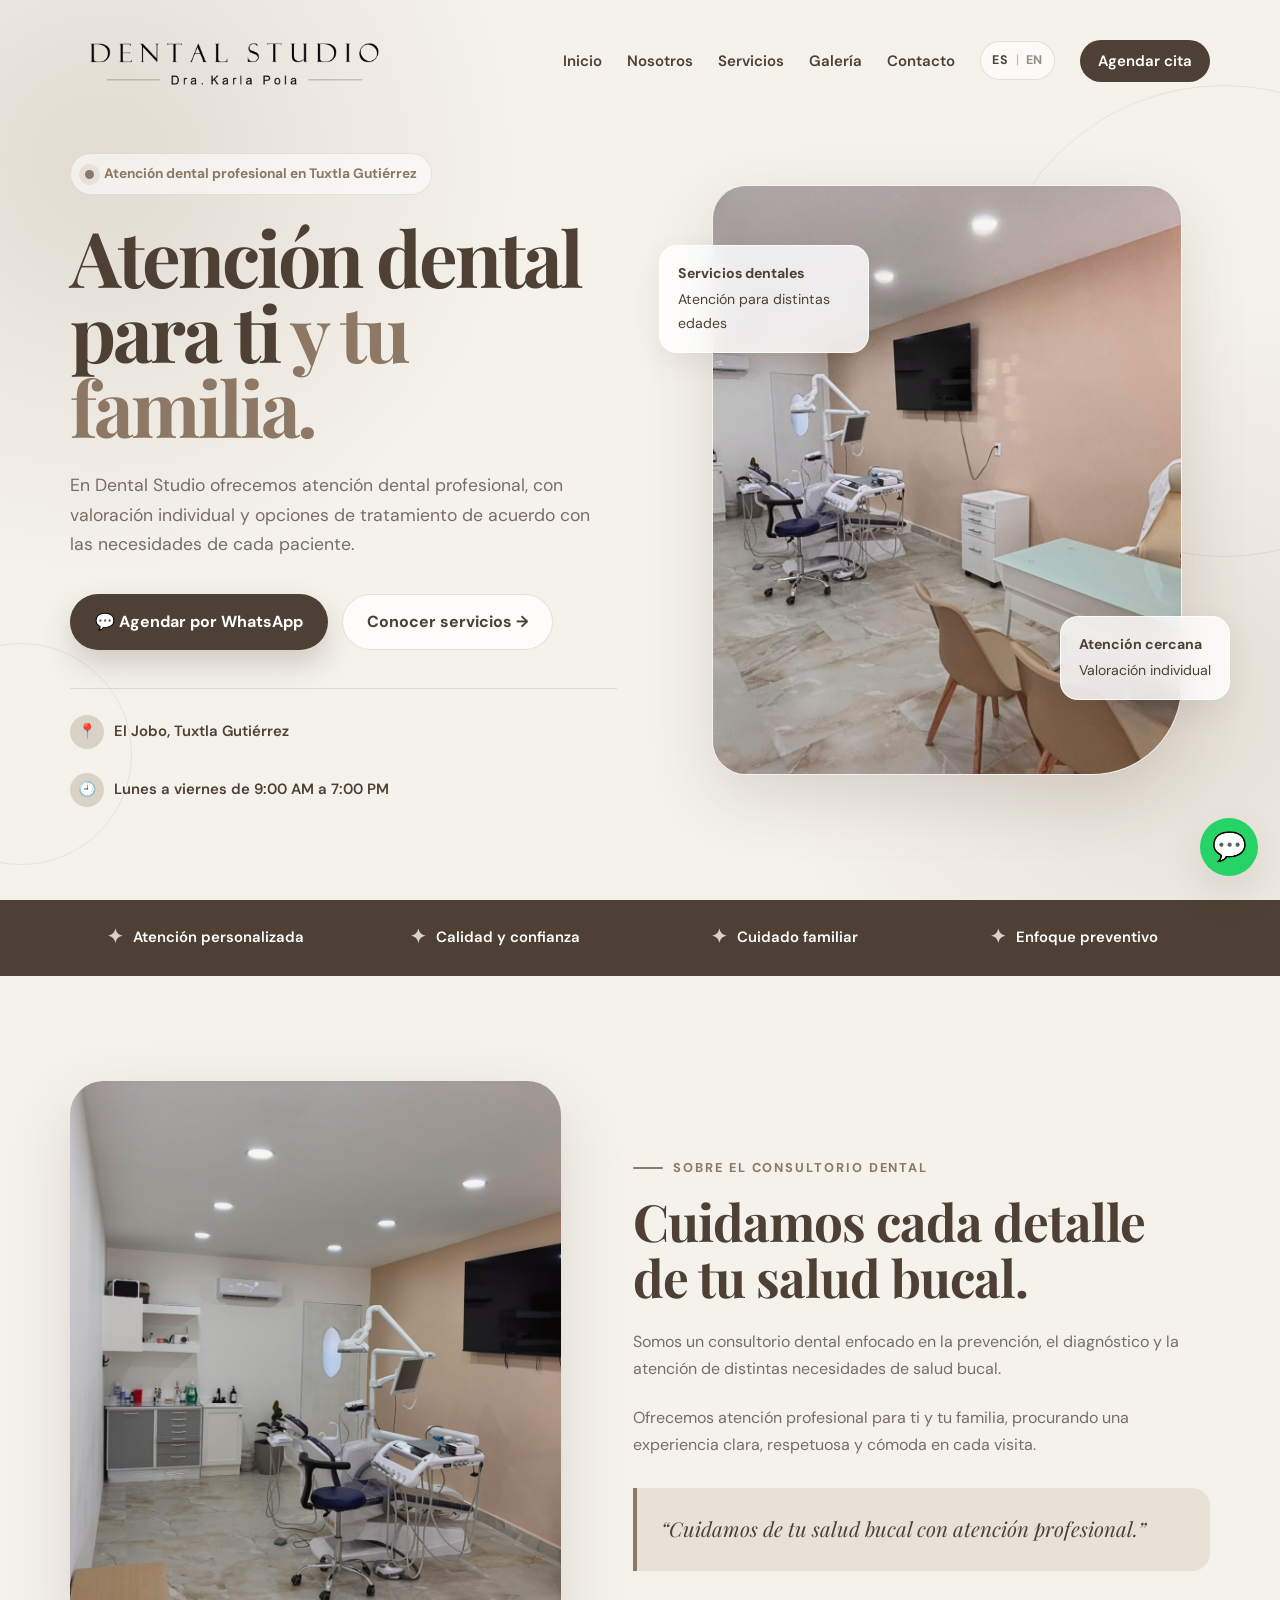
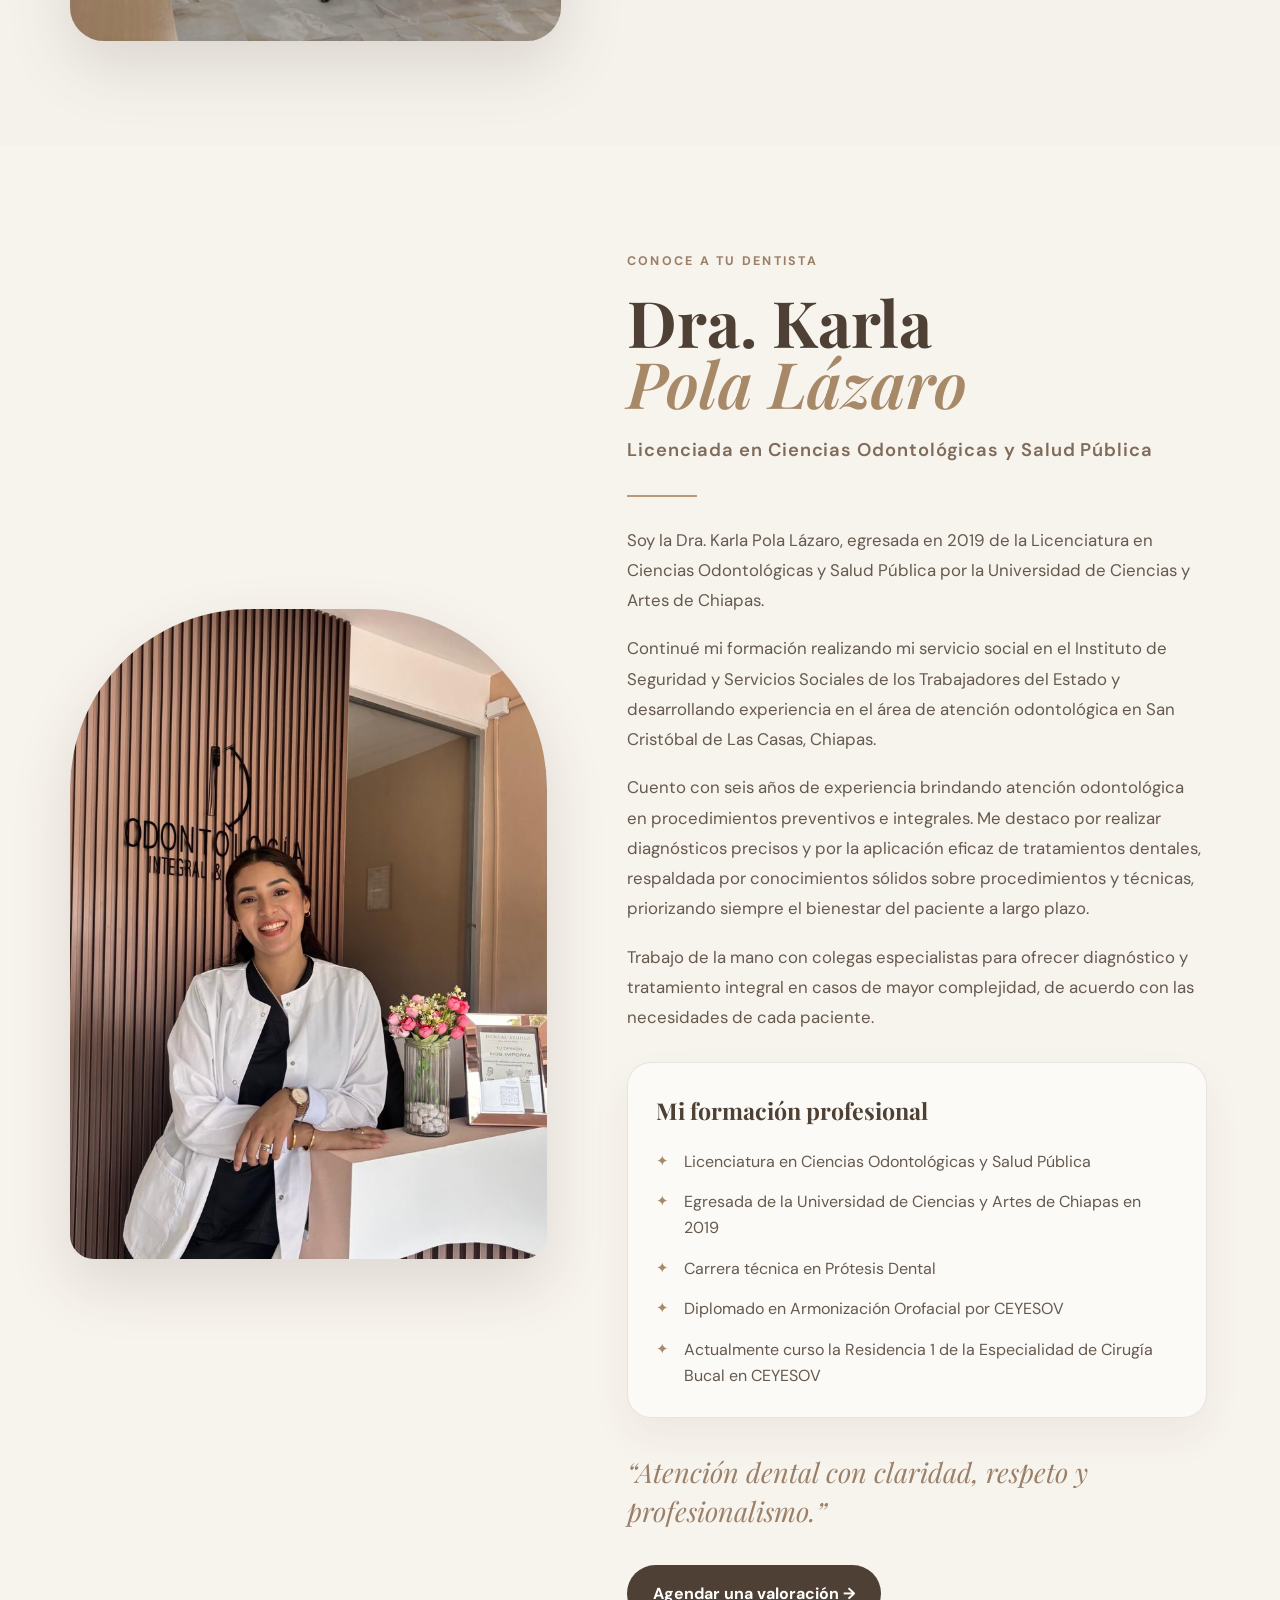
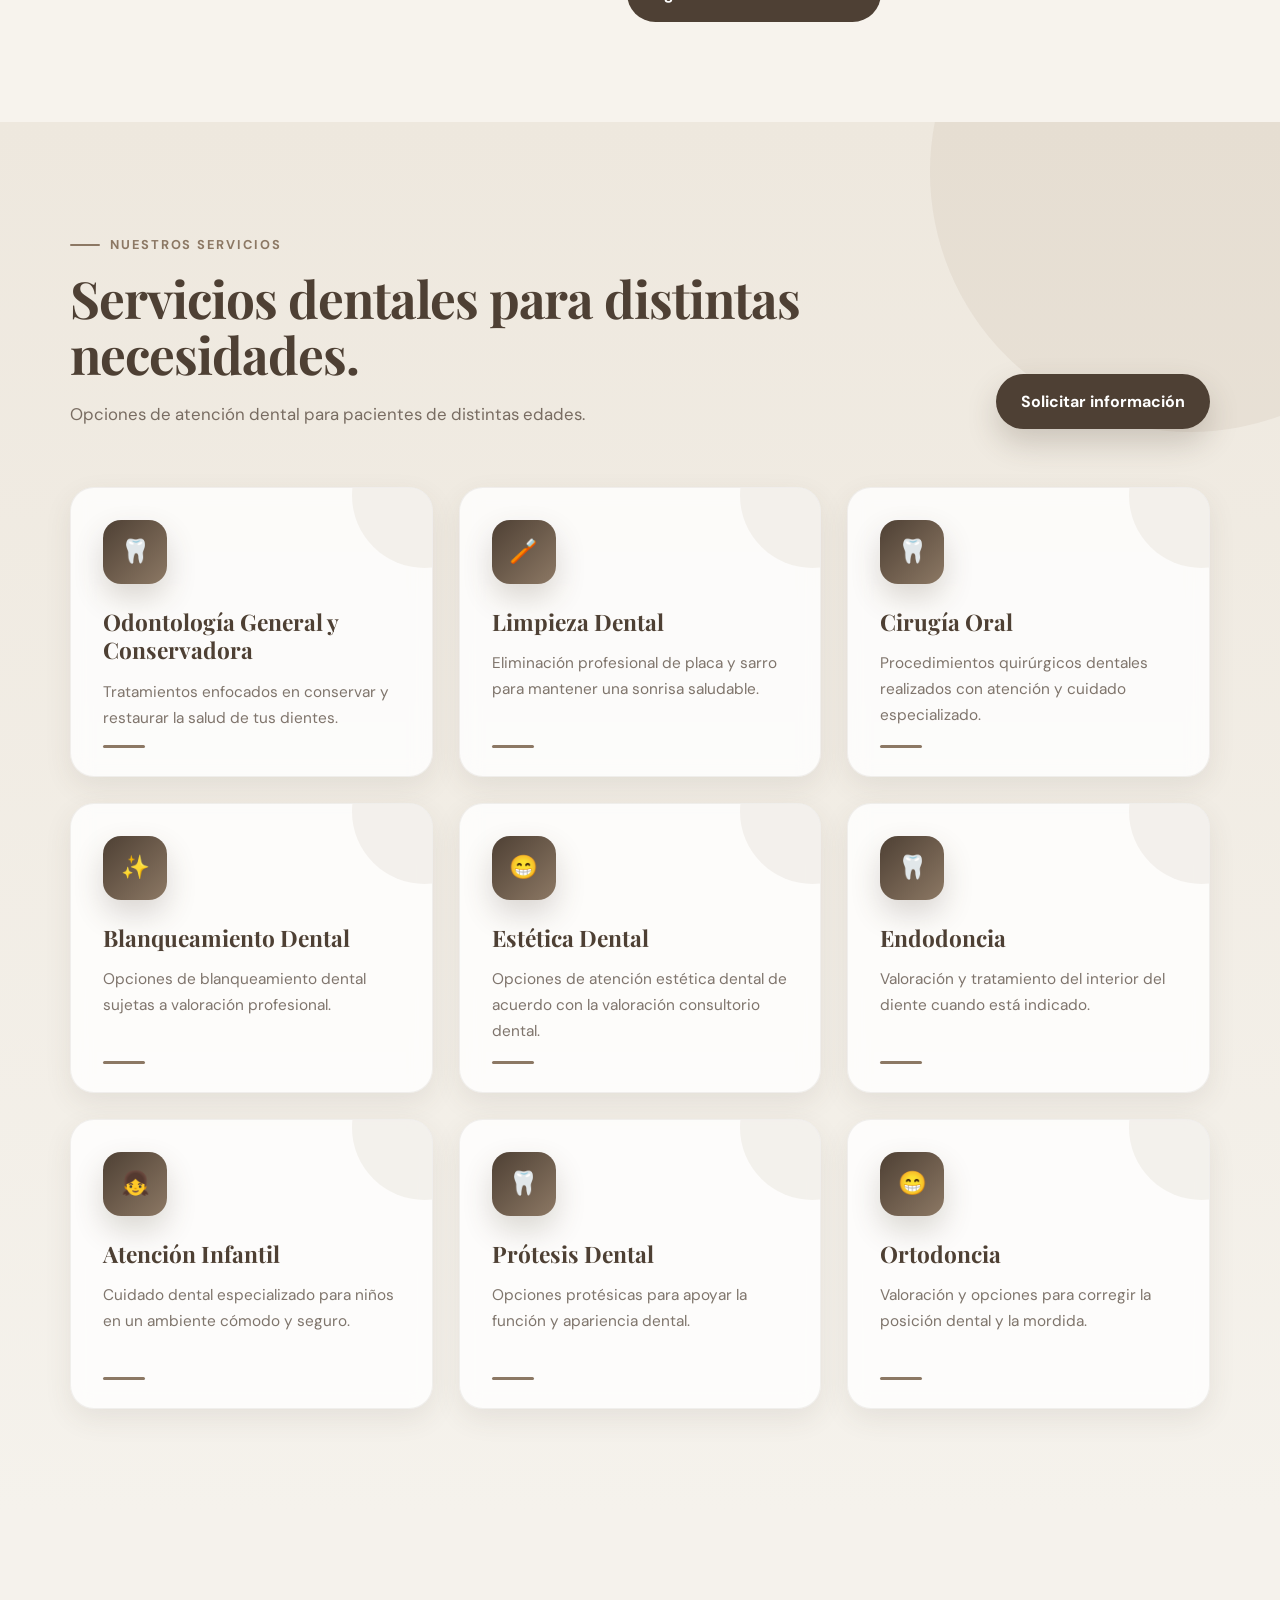
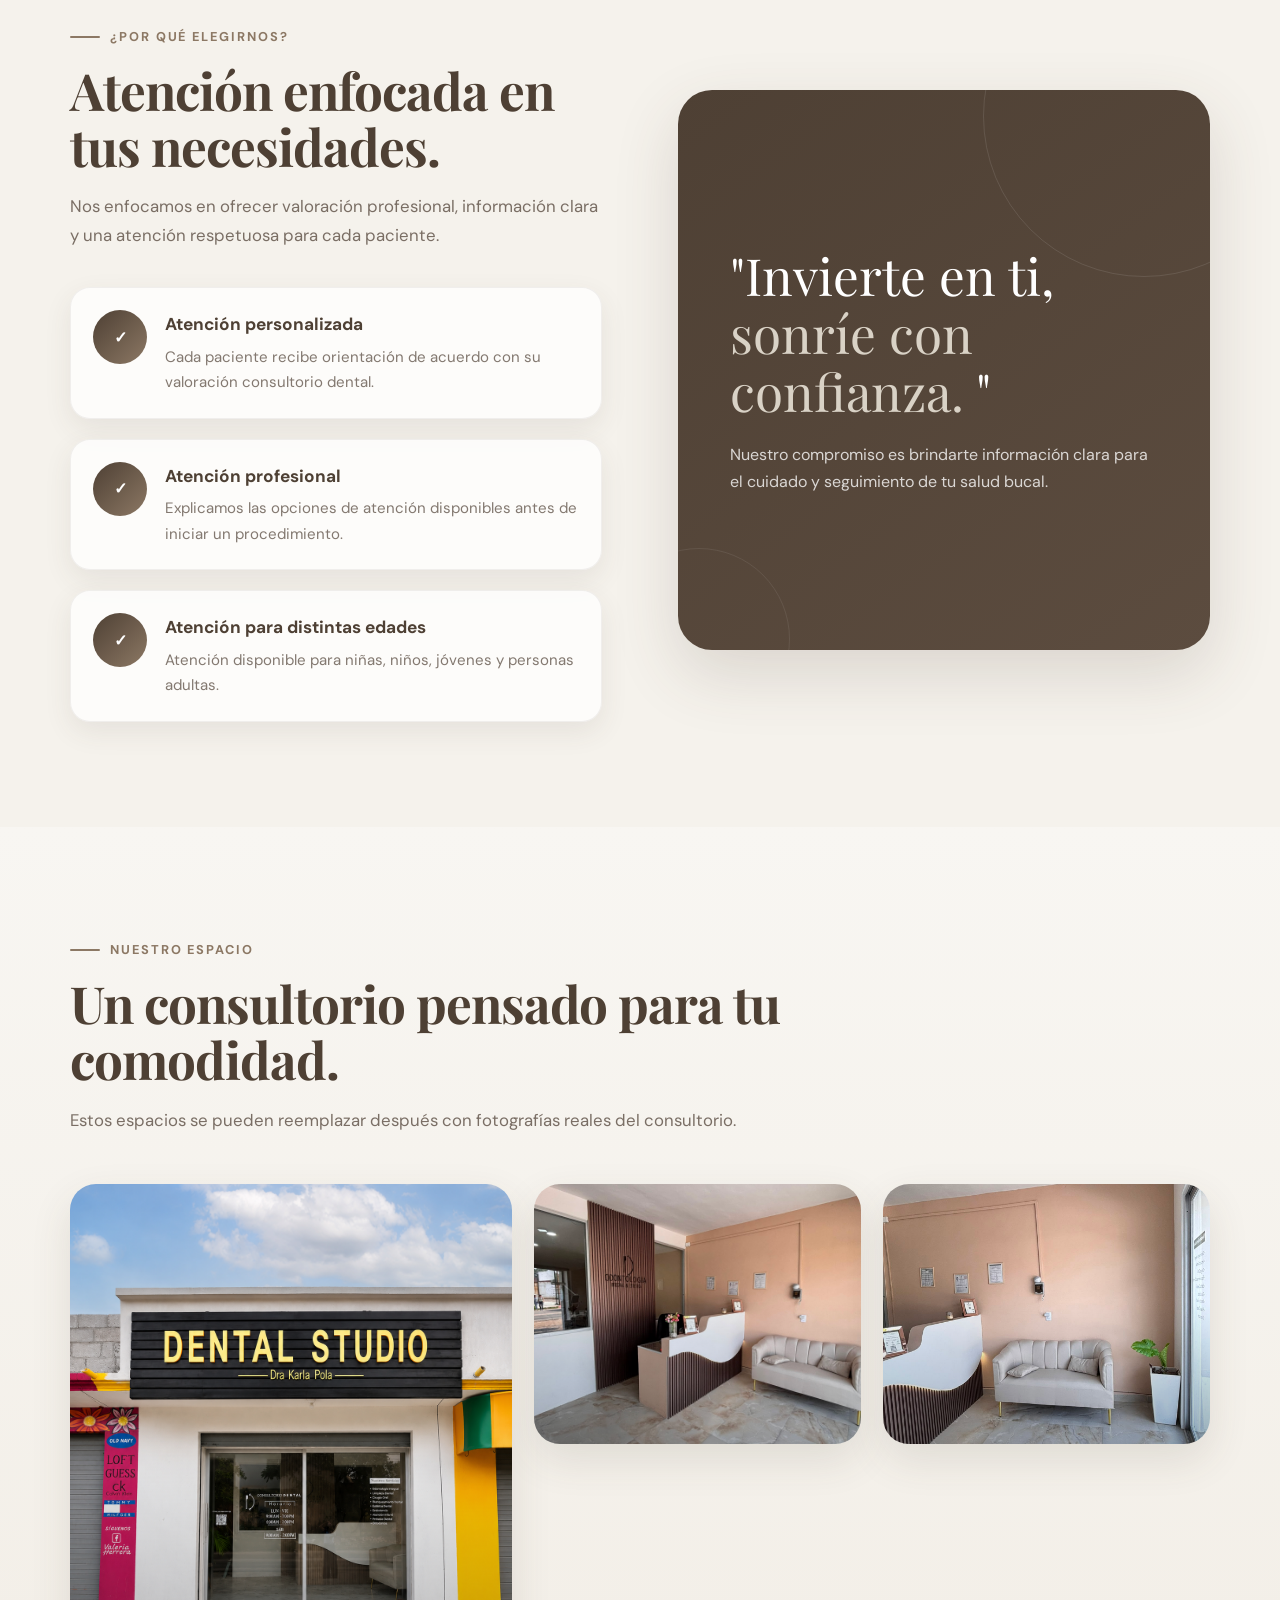
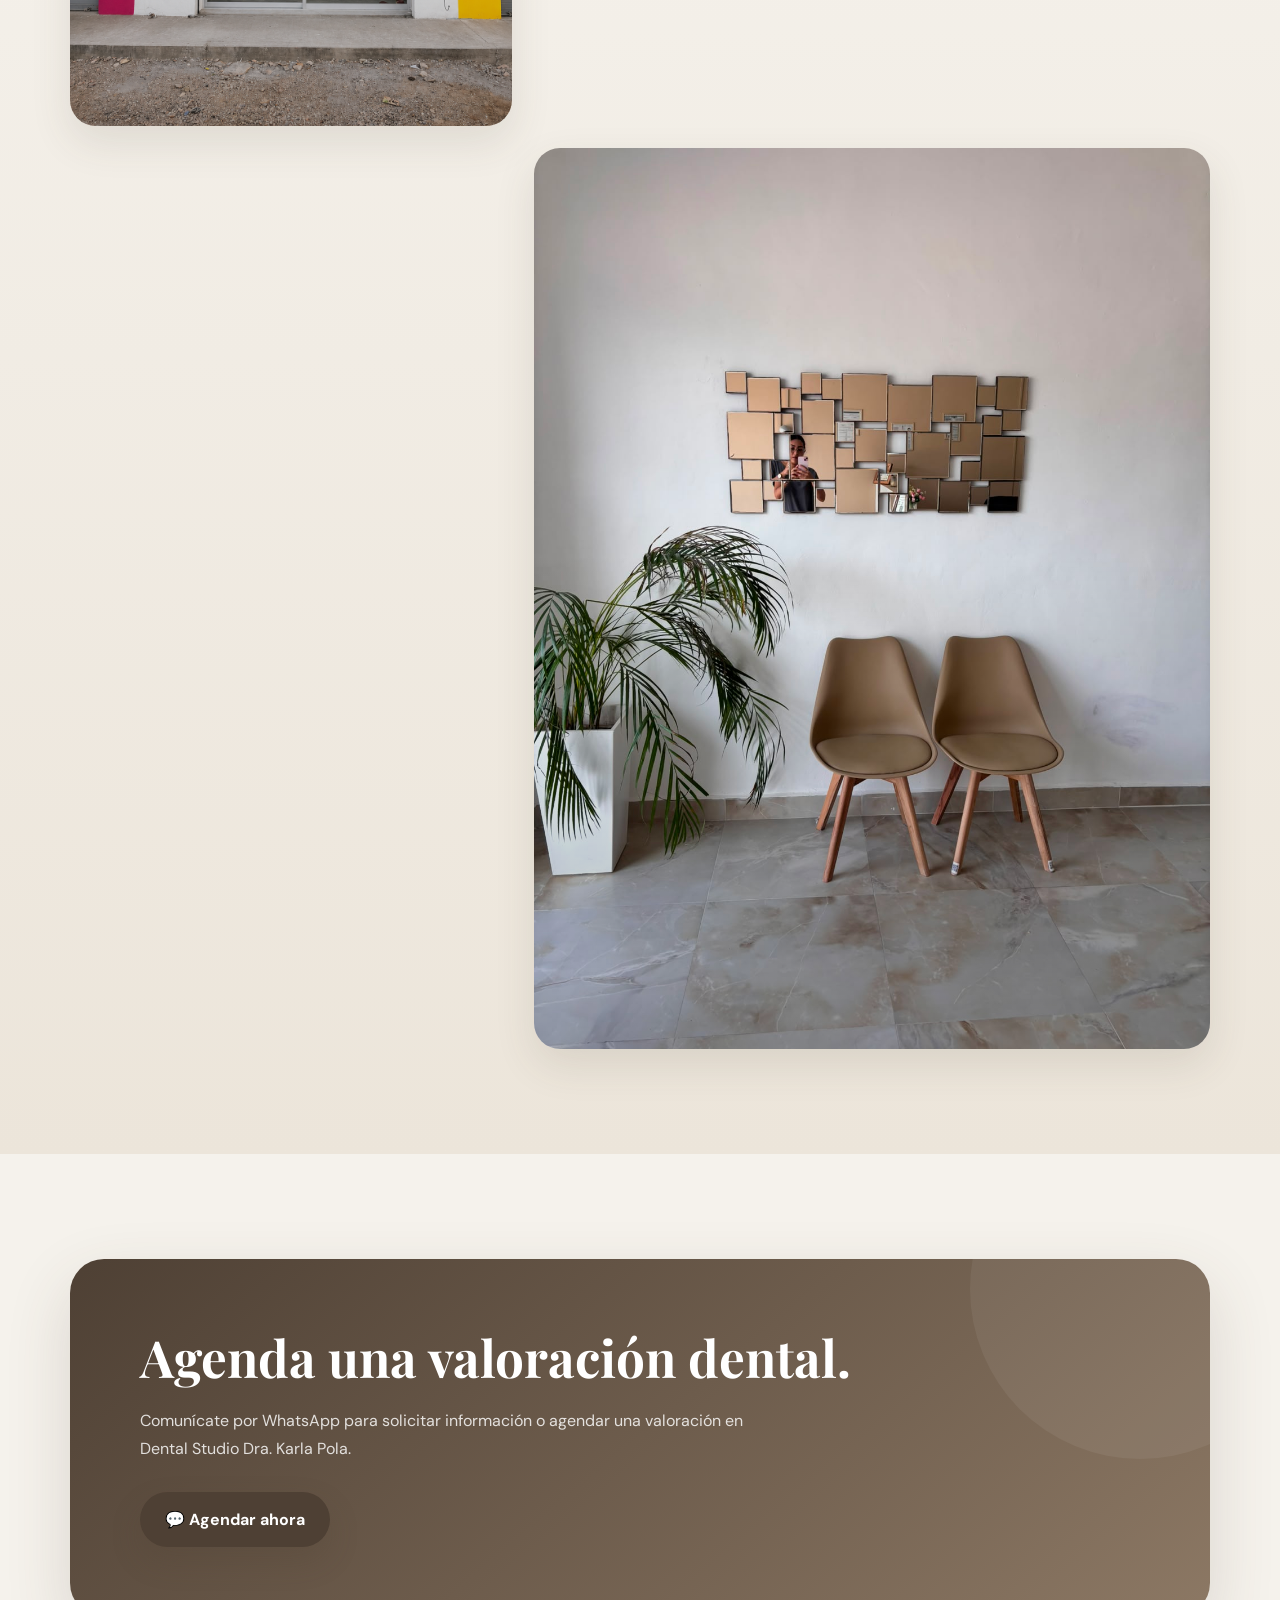
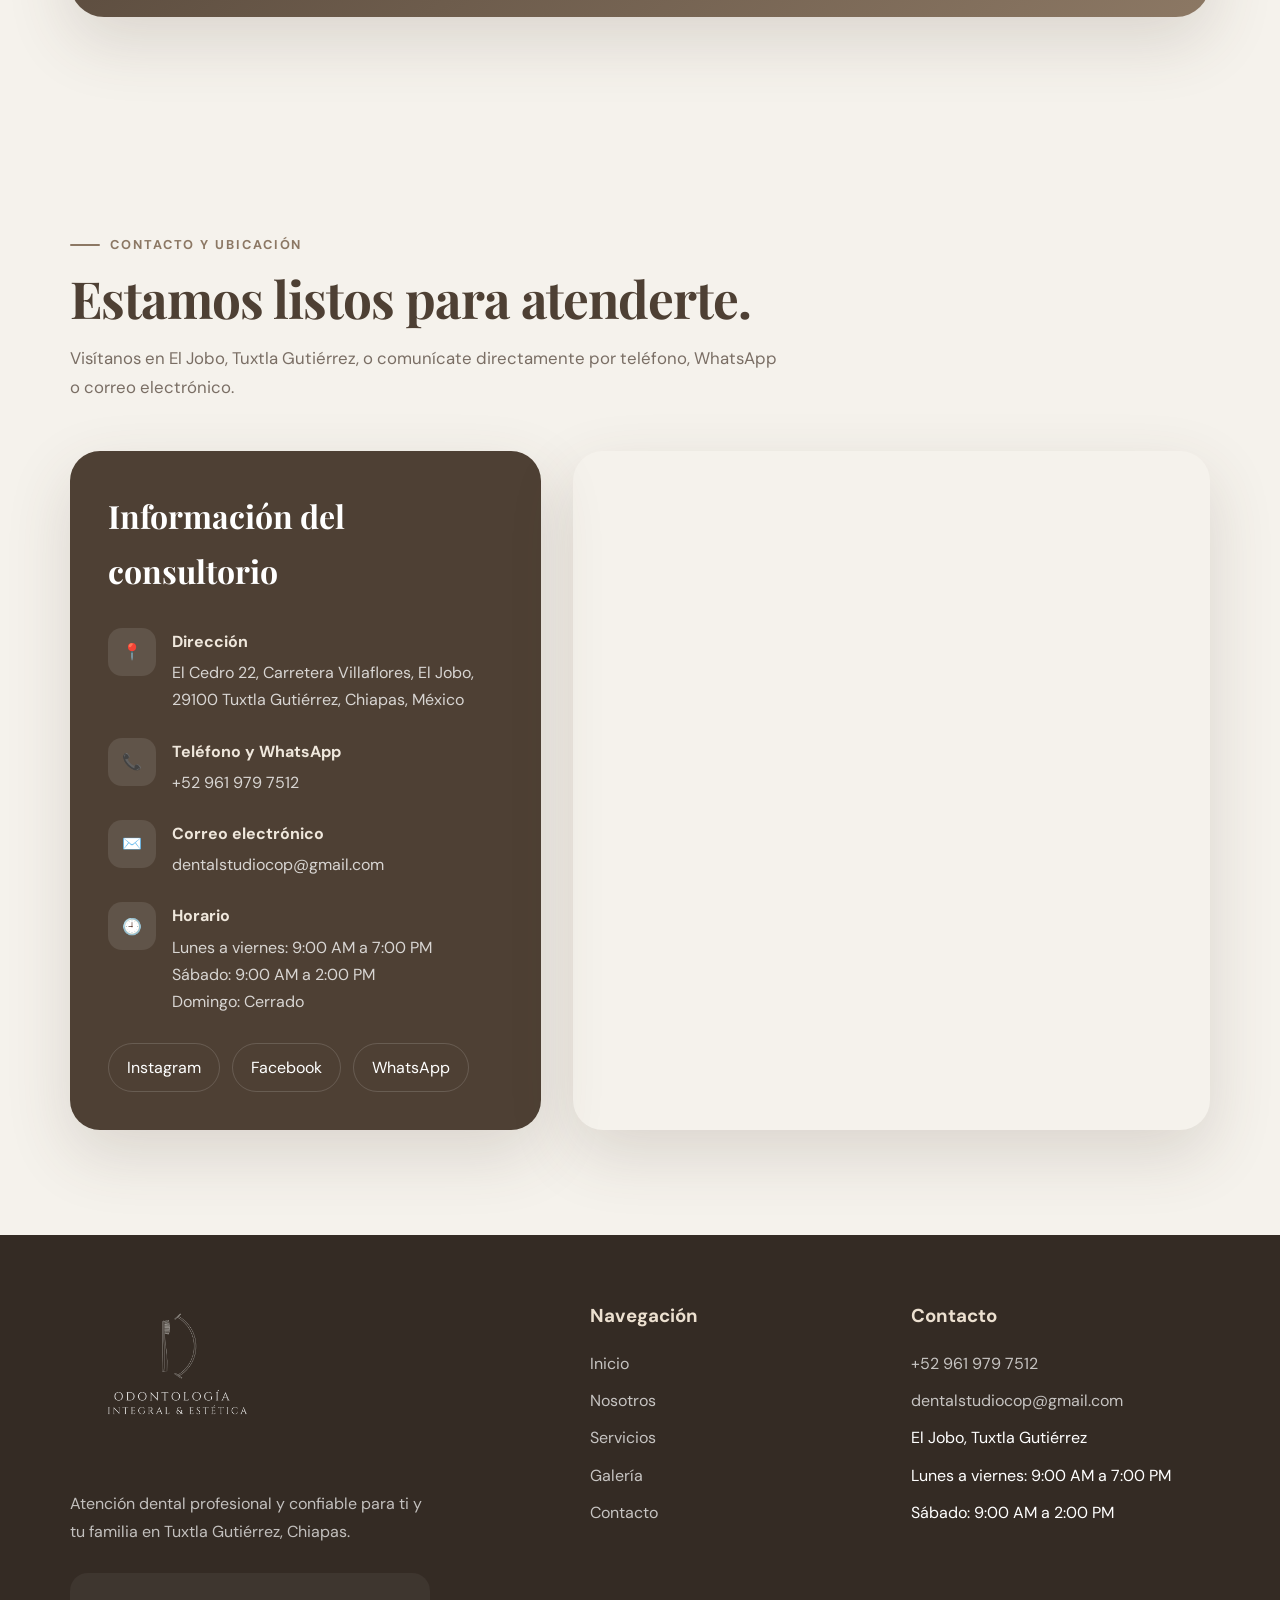
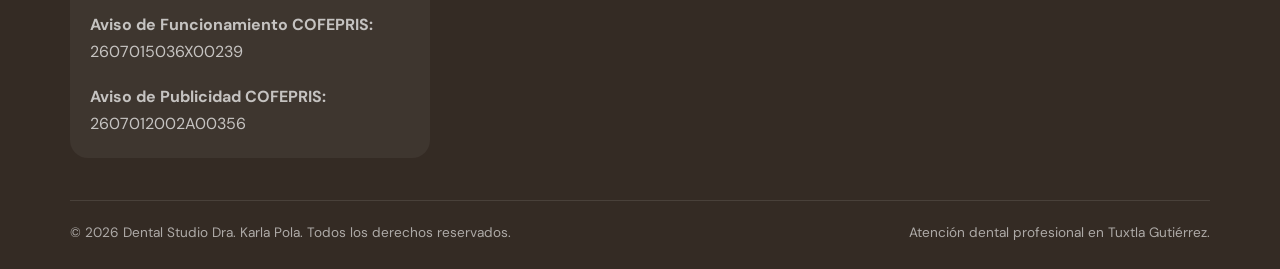
<file: index.html>
<!DOCTYPE html>
<html lang="es">

<head>

    <meta charset="UTF-8">

    <meta name="viewport" content="width=device-width, initial-scale=1.0">

    <title>
        Dental Studio Dra. Karla Pola | Dentista en Tuxtla Gutiérrez
    </title>

    <meta
        name="description"
        content="Dental Studio Dra. Karla Pola ofrece servicios dentales profesionales en Tuxtla Gutiérrez, Chiapas. Agenda tu cita por WhatsApp."
    >

    <meta
        name="keywords"
        content="dentista en Tuxtla Gutiérrez, consultorio dental, limpieza dental, ortodoncia, endodoncia, blanqueamiento dental"
    >

    <meta name="author" content="Dental Studio Dra. Karla Pola">

    <meta name="robots" content="index, follow">

    <meta name="theme-color" content="#4e4034">

    <meta
        property="og:title"
        content="Dental Studio Dra. Karla Pola"
    >

    <meta
        property="og:description"
        content="Atención dental profesional y confiable para ti y tu familia."
    >

    <meta property="og:type" content="website">

    <meta property="og:locale" content="es_MX">

    <link rel="preconnect" href="https://fonts.googleapis.com">

    <link
        rel="preconnect"
        href="https://fonts.gstatic.com"
        crossorigin
    >

    <link
        href="https://fonts.googleapis.com/css2?family=DM+Sans:wght@400;500;600;700&family=Playfair+Display:wght@600;700&display=swap"
        rel="stylesheet"
    >

    <link rel="stylesheet" href="style.css">

</head>

<body>

    <!-- Encabezado y menú -->

    <header class="site-header" id="header">

        <div class="container navbar">

            <a href="#inicio" class="brand brand-official">
    <img
        src="logo-dental-studio-v3.png"
        alt="Dental Studio - Dra. Karla Pola"
        class="brand-official-image"
    >
</a>

            <button
                class="menu-toggle"
                id="menuToggle"
                aria-label="Abrir menú"
                aria-expanded="false"
            >

                <span id="menuIcon">
                    ☰
                </span>

            </button>

            <nav aria-label="Navegación principal">

                <ul class="nav-links" id="navLinks">

                    <li>
                        <a href="#inicio">
                            Inicio
                        </a>
                    </li>

                    <li>
                        <a href="#nosotros">
                            Nosotros
                        </a>
                    </li>

                    <li>
                        <a href="#servicios">
                            Servicios
                        </a>
                    </li>

                    <li>
                        <a href="#galeria">
                            Galería
                        </a>
                    </li>

                    <li>
                        <a href="#contacto">
                            Contacto
                        </a>
                    </li>
<li class="language-switcher">

    <a
        href="index.html"
        class="language-link active"
        lang="es"
        aria-current="page"
    >
        ES
    </a>

    <span aria-hidden="true">|</span>

    <a
        href="en.html"
        class="language-link"
        lang="en"
    >
        EN
    </a>

</li>
                    <li>

                        <a
                            class="nav-appointment"
                            href="https://wa.me/529619797512?text=Hola%2C%20me%20gustaría%20agendar%20una%20cita%20en%20Dental%20Studio."
                            target="_blank"
                            rel="noopener"
                        >

                            Agendar cita

                        </a>

                    </li>

                </ul>

            </nav>

        </div>

    </header>


    <main>

        <!-- Sección principal -->

        <section class="hero" id="inicio">

            <div class="container hero-grid">

                <div class="hero-content reveal">

                    <div class="hero-badge">

                        <span class="hero-badge-dot"></span>

                        Atención dental profesional en Tuxtla Gutiérrez

                    </div>

                    <h1>

                        Atención dental para ti

                        <span>
                            y tu familia.
                        </span>

                    </h1>

                    <p class="hero-description">

                        En Dental Studio ofrecemos atención dental profesional,
                        con valoración individual y opciones de tratamiento
                        de acuerdo con las necesidades de cada paciente.

                    </p>

                    <div class="hero-actions">

                        <a
                            class="btn btn-primary"
                            href="https://wa.me/529619797512?text=Hola%2C%20me%20gustaría%20agendar%20una%20cita%20en%20Dental%20Studio."
                            target="_blank"
                            rel="noopener"
                        >

                            💬 Agendar por WhatsApp

                        </a>

                        <a
                            class="btn btn-secondary"
                            href="#servicios"
                        >

                            Conocer servicios →

                        </a>

                    </div>

                    <div class="hero-info">

                        <div class="hero-info-item">

                            <span class="hero-info-icon">
                                📍
                            </span>

                            El Jobo, Tuxtla Gutiérrez

                        </div>

                        <div class="hero-info-item">

                            <span class="hero-info-icon">
                                🕘
                            </span>

                            Lunes a viernes de 9:00 AM a 7:00 PM

                        </div>

                    </div>

                </div>


                <div class="hero-art reveal">

                    <div class="hero-card-main">

    <img
        src="consultorio-principal.jpg"
        alt="Interior del consultorio Dental Studio Dra. Karla Pola"
        class="hero-photo"
    >


                    </div>

                    <div class="floating-card floating-one">

                        <strong>
                            Servicios dentales
                        </strong>

                        Atención para distintas edades

                    </div>

                    <div class="floating-card floating-two">

                        <strong>
                            Atención cercana
                        </strong>

                        Valoración individual

                    </div>

                </div>

            </div>

        </section>


        <!-- Franja de beneficios -->

        <section class="trust-strip">

            <div class="container trust-list">

                <div class="trust-item">

                    <span>
                        ✦
                    </span>

                    Atención personalizada

                </div>

                <div class="trust-item">

                    <span>
                        ✦
                    </span>

                    Calidad y confianza

                </div>

                <div class="trust-item">

                    <span>
                        ✦
                    </span>

                    Cuidado familiar

                </div>

                <div class="trust-item">

                    <span>
                        ✦
                    </span>

                    Enfoque preventivo

                </div>

            </div>

        </section>


        <!-- Sección sobre el consultorio -->

        <section class="section" id="nosotros">

            <div class="container about-grid">

                <div class="about-visual reveal">

    <img
        src="equipo-dental.jpg"
        alt="Área de atención del consultorio Dental Studio"
        class="about-photo"
    >

</div>

                <div class="about-content reveal">

    <span class="section-kicker">
        Sobre el consultorio dental
    </span>

    <h2 class="section-title">
        Cuidamos cada detalle de tu salud bucal.
    </h2>

    <p>
        Somos un consultorio dental enfocado en la prevención,
        el diagnóstico y la atención de distintas necesidades
        de salud bucal.
    </p>

    <p>
        Ofrecemos atención profesional para ti y tu familia,
        procurando una experiencia clara, respetuosa y cómoda
        en cada visita.
    </p>

    <div class="signature">
        “Cuidamos de tu salud bucal con atención profesional.”
    </div>

</div>
            </div>

        </section>
<!-- =========================================
     CONOCE A TU DENTISTA
========================================= -->

<section class="dentista-section" id="dentista">

    <div class="container dentista-container">

        <!-- Fotografía -->
        <div class="dentista-foto reveal">

            <img
                src="dra-karla-pola.jpg"
                alt="Dra. Karla Pola Lázaro en el consultorio dental"
            >

        </div>

        <!-- Información profesional -->
        <div class="dentista-info reveal">

            <span class="dentista-etiqueta">
                CONOCE A TU DENTISTA
            </span>

            <h2>
                Dra. Karla
                <em>Pola Lázaro</em>
            </h2>

            <p class="dentista-titulo">
                Licenciada en Ciencias Odontológicas y Salud Pública
            </p>

            <div class="dentista-linea"></div>

            <p class="dentista-descripcion">
                Soy la Dra. Karla Pola Lázaro, egresada en 2019 de la
                Licenciatura en Ciencias Odontológicas y Salud Pública
                por la Universidad de Ciencias y Artes de Chiapas.
            </p>

            <p class="dentista-descripcion">
                Continué mi formación realizando mi servicio social en el
                Instituto de Seguridad y Servicios Sociales de los Trabajadores
                del Estado y desarrollando experiencia en el área de atención
                odontológica en San Cristóbal de Las Casas, Chiapas.
            </p>

            <p class="dentista-descripcion">
                Cuento con seis años de experiencia brindando atención
                odontológica en procedimientos preventivos e integrales.
                Me destaco por realizar diagnósticos precisos y por la
                aplicación eficaz de tratamientos dentales, respaldada por
                conocimientos sólidos sobre procedimientos y técnicas,
                priorizando siempre el bienestar del paciente a largo plazo.
            </p>

            <p class="dentista-descripcion">
                Trabajo de la mano con colegas especialistas para ofrecer
                diagnóstico y tratamiento integral en casos de mayor
                complejidad, de acuerdo con las necesidades de cada paciente.
            </p>

            <div class="credentials-box">

                <h3>
                    Mi formación profesional
                </h3>

                <ul class="credentials-list">

                    <li>
                        Licenciatura en Ciencias Odontológicas y Salud Pública
                    </li>

                    <li>
                        Egresada de la Universidad de Ciencias y Artes de Chiapas
                        en 2019
                    </li>

                    <li>
                        Carrera técnica en Prótesis Dental
                    </li>

                    <li>
                        Diplomado en Armonización Orofacial por CEYESOV
                    </li>

                    <li>
                        Actualmente curso la Residencia 1 de la Especialidad
                        de Cirugía Bucal en CEYESOV
                    </li>

                </ul>

            </div>

            <blockquote>
                “Atención dental con claridad, respeto y profesionalismo.”
            </blockquote>

            <a href="#contacto" class="dentista-boton">
                Agendar una valoración →
            </a>

        </div>

    </div>

</section>
        <!-- =========================
             SERVICIOS
        ========================== -->

        <section class="section services-section" id="servicios">

            <div class="container">

                <div class="services-header reveal">

                    <div>

                        <span class="section-kicker">
                            Nuestros Servicios
                        </span>

                        <h2 class="section-title">
                            Servicios dentales para distintas necesidades.
                        </h2>

                        <p class="section-text">
                            Opciones de atención dental para pacientes de distintas edades.
                        </p>

                    </div>

                    <a
                        href="https://wa.me/529619797512"
                        target="_blank"
                        class="btn btn-primary">

                        Solicitar información

                    </a>

                </div>


                <div class="services-grid">

                    <div class="card reveal">

                        <div class="service-icon">🦷</div>

                        <h3>Odontología General y Conservadora</h3>

                        <p>
                            Tratamientos enfocados en conservar y restaurar la salud de tus dientes.
                        </p>

                    </div>


                    <div class="card reveal">

                        <div class="service-icon">🪥</div>

                        <h3>Limpieza Dental</h3>

                        <p>
                            Eliminación profesional de placa y sarro para mantener una sonrisa saludable.
                        </p>

                    </div>


                    <div class="card reveal">

                        <div class="service-icon">🦷</div>

                        <h3>Cirugía Oral</h3>

                        <p>
                            Procedimientos quirúrgicos dentales realizados con atención y cuidado especializado.
                        </p>

                    </div>


                    <div class="card reveal">

                        <div class="service-icon">✨</div>

                        <h3>Blanqueamiento Dental</h3>

                        <p>
                            Opciones de blanqueamiento dental sujetas a valoración profesional.
                        </p>

                    </div>


                    <div class="card reveal">

                        <div class="service-icon">😁</div>

                        <h3>Estética Dental</h3>

                        <p>
                            Opciones de atención estética dental de acuerdo con la valoración consultorio dental.
                        </p>

                    </div>


                    <div class="card reveal">

                        <div class="service-icon">🦷</div>

                        <h3>Endodoncia</h3>

                        <p>
                            Valoración y tratamiento del interior del diente cuando está indicado.
                        </p>

                    </div>


                    <div class="card reveal">

                        <div class="service-icon">👧</div>

                        <h3>Atención Infantil</h3>

                        <p>
                            Cuidado dental especializado para niños en un ambiente cómodo y seguro.
                        </p>

                    </div>


                    <div class="card reveal">

                        <div class="service-icon">🦷</div>

                        <h3>Prótesis Dental</h3>

                        <p>
                            Opciones protésicas para apoyar la función y apariencia dental.
                        </p>

                    </div>


                    <div class="card reveal">

                        <div class="service-icon">😁</div>

                        <h3>Ortodoncia</h3>

                        <p>
                            Valoración y opciones para corregir la posición dental y la mordida.
                        </p>

                    </div>

                </div>

            </div>

        </section>


        <!-- =========================
             ¿POR QUÉ ELEGIRNOS?
        ========================== -->

        <section class="section">

            <div class="container benefits-grid">

                <div class="reveal">

                    <span class="section-kicker">

                        ¿Por qué elegirnos?

                    </span>

                    <h2 class="section-title">

                        Atención enfocada en tus necesidades.

                    </h2>

                    <p class="section-text">

                        Nos enfocamos en ofrecer valoración profesional,
                        información clara y una atención respetuosa
                        para cada paciente.

                    </p>

                    <div class="benefit-list">

                        <div class="benefit-item">

                            <div class="benefit-number">

                                ✓

                            </div>

                            <div>

                                <h3>

                                    Atención personalizada

                                </h3>

                                <p>

                                    Cada paciente recibe orientación de acuerdo con su valoración consultorio dental.

                                </p>

                            </div>

                        </div>


                        <div class="benefit-item">

                            <div class="benefit-number">

                                ✓

                            </div>

                            <div>

                                <h3>

                                    Atención profesional

                                </h3>

                                <p>

                                    Explicamos las opciones de atención disponibles antes de iniciar un procedimiento.

                                </p>

                            </div>

                        </div>


                        <div class="benefit-item">

                            <div class="benefit-number">

                                ✓

                            </div>

                            <div>

                                <h3>

                                    Atención para distintas edades

                                </h3>

                                <p>

                                    Atención disponible para niñas, niños, jóvenes y personas adultas.

                                </p>

                            </div>

                        </div>

                    </div>

                </div>


                <div class="benefit-visual reveal">

                    <div class="large-quote">

                        "Invierte en ti,

                        <span>

                            sonríe con confianza.

                        </span>"

                    </div>

                    <p>

                        Nuestro compromiso es brindarte información clara
                        para el cuidado y seguimiento
                        de tu salud bucal.

                    </p>

                </div>

            </div>

        </section>
        <!-- =========================
             GALERÍA
        ========================== -->

        <section class="section gallery-section" id="galeria">

            <div class="container">

                <div class="reveal">

                    <span class="section-kicker">
                        Nuestro espacio
                    </span>

                    <h2 class="section-title">
                        Un consultorio pensado para tu comodidad.
                    </h2>

                    <p class="section-text">
                        Estos espacios se pueden reemplazar después con fotografías reales del consultorio.
                    </p>

                </div>


                <div class="gallery-grid">
<div class="gallery-item reveal">

    <img
        src="fachada.jpg"
        alt="Fachada de Dental Studio Dra. Karla Pola"
        class="gallery-photo"
    >

</div>

    <div class="gallery-item reveal">

        <img
            src="recepcion.jpg"
            alt="Recepción de Dental Studio Dra. Karla Pola"
            class="gallery-photo"
        >

    </div>

    <div class="gallery-item reveal">

        <img
            src="sala-espera.jpg"
            alt="Sala de espera de Dental Studio"
            class="gallery-photo"
        >

    </div>

    <div class="gallery-item reveal">

        <img
            src="escritorio.jpg"
            alt="Área de consulta y escritorio"
            class="gallery-photo"
        >

    </div>

    <div class="gallery-item reveal">

        <img
            src="sillas-espejo.jpg"
            alt="Área de espera con sillas y decoración"
            class="gallery-photo"
        >

    </div>

</div>
        </section>


        <!-- =========================
             LLAMADA A LA ACCIÓN
        ========================== -->

        <section class="section">

            <div class="container">

                <div class="cta-wrap reveal">

                    <div class="cta-content">

                        <h2>
                            Agenda una valoración dental.
                        </h2>

                        <p>
                            Comunícate por WhatsApp para solicitar información
                            o agendar una valoración en Dental Studio Dra. Karla Pola.
                        </p>

                        <a
                            class="btn btn-primary"
                            href="https://wa.me/529619797512?text=Hola%2C%20me%20gustaría%20agendar%20una%20cita."
                            target="_blank"
                            rel="noopener"
                        >

                            💬 Agendar ahora

                        </a>

                    </div>

                </div>

            </div>

        </section>


        <!-- =========================
             CONTACTO
        ========================== -->

        <section class="section" id="contacto">

            <div class="container">

                <div class="reveal">

                    <span class="section-kicker">
                        Contacto y ubicación
                    </span>

                    <h2 class="section-title">
                        Estamos listos para atenderte.
                    </h2>

                    <p class="section-text">
                        Visítanos en El Jobo, Tuxtla Gutiérrez,
                        o comunícate directamente por teléfono,
                        WhatsApp o correo electrónico.
                    </p>

                </div>


                <div class="contact-grid">

                    <div class="contact-panel reveal">

                        <h3>
                            Información del consultorio
                        </h3>


                        <div class="contact-list">

                            <div class="contact-item">

                                <div class="contact-icon">
                                    📍
                                </div>

                                <div>

                                    <strong>
                                        Dirección
                                    </strong>

                                    <span>
                                        El Cedro 22, Carretera Villaflores,
                                        El Jobo, 29100 Tuxtla Gutiérrez,
                                        Chiapas, México
                                    </span>

                                </div>

                            </div>


                            <div class="contact-item">

                                <div class="contact-icon">
                                    📞
                                </div>

                                <div>

                                    <strong>
                                        Teléfono y WhatsApp
                                    </strong>

                                    <a href="tel:+529619797512">
                                        +52 961 979 7512
                                    </a>

                                </div>

                            </div>


                            <div class="contact-item">

                                <div class="contact-icon">
                                    ✉️
                                </div>

                                <div>

                                    <strong>
                                        Correo electrónico
                                    </strong>

                                    <a href="mailto:dentalstudiocop@gmail.com">
                                        dentalstudiocop@gmail.com
                                    </a>

                                </div>

                            </div>


                            <div class="contact-item">

                                <div class="contact-icon">
                                    🕘
                                </div>

                                <div>

                                    <strong>
                                        Horario
                                    </strong>

                                    <span>

                                        Lunes a viernes:
                                        9:00 AM a 7:00 PM

                                        <br>

                                        Sábado:
                                        9:00 AM a 2:00 PM

                                        <br>

                                        Domingo:
                                        Cerrado

                                    </span>

                                </div>

                            </div>

                        </div>


                        <div class="social-links">

                            <a
                                class="social-link"
                                href="https://www.instagram.com/dentalstudio_drakarlapola?utm_source=qr"
                                target="_blank"
                                rel="noopener"
                            >

                                Instagram

                            </a>


                            <a
                                class="social-link"
                                href="https://www.facebook.com/share/1AmWBhHRGw/?mibextid=wwXIfr"
                                target="_blank"
                                rel="noopener"
                            >

                                Facebook

                            </a>


                            <a
                                class="social-link"
                                href="https://wa.me/529619797512"
                                target="_blank"
                                rel="noopener"
                            >

                                WhatsApp

                            </a>

                        </div>

                    </div>


                    <div class="map-panel reveal">

                        <iframe
                            src="https://www.google.com/maps/embed?pb=!1m18!1m12!1m3!1d3821.4355784479726!2d-93.11124862457578!3d16.705104522101074!2m3!1f0!2f0!3f0!3m2!1i1024!2i768!4f13.1!3m3!1m2!1s0x85ecd97ac8fa0645%3A0x7b924d3f3253e0d6!2sDENTAL%20STUDIO%20DRA%20KARLA%20POLA!5e0!3m2!1sen!2sus!4v1783814371559!5m2!1sen!2sus"
                            width="600"
                            height="450"
                            style="border:0;"
                            allowfullscreen=""
                            loading="lazy"
                            referrerpolicy="strict-origin-when-cross-origin"
                            title="Ubicación de Dental Studio Dra. Karla Pola">
                        </iframe>

                    </div>

                </div>

            </div>

        </section>

    </main>


    <!-- =========================
         PIE DE PÁGINA
    ========================== -->

    <footer>

        <div class="container">

            <div class="footer-grid">

              <div class="footer-brand">

    <a href="#inicio" class="footer-brand-logo">
        <img
            src="logo-simbolo.png"
            alt="Odontología Integral y Estética"
            class="footer-official-logo"
        >
    </a>


                    <p>
                        Atención dental profesional y confiable
                        para ti y tu familia en Tuxtla Gutiérrez,
                        Chiapas.
                    </p>


                    <div class="legal-notices">

                        <p>

                            <strong>
                                Aviso de Funcionamiento COFEPRIS:
                            </strong>

                            2607015036X00239

                        </p>

                        <p>

                            <strong>
                                Aviso de Publicidad COFEPRIS:
                            </strong>

                            2607012002A00356

                        </p>

                    </div>

                </div>


                <div>

                    <h3 class="footer-title">
                        Navegación
                    </h3>

                    <ul class="footer-links">

                        <li>
                            <a href="#inicio">
                                Inicio
                            </a>
                        </li>

                        <li>
                            <a href="#nosotros">
                                Nosotros
                            </a>
                        </li>

                        <li>
                            <a href="#servicios">
                                Servicios
                            </a>
                        </li>

                        <li>
                            <a href="#galeria">
                                Galería
                            </a>
                        </li>

                        <li>
                            <a href="#contacto">
                                Contacto
                            </a>
                        </li>

                    </ul>

                </div>


                <div>

                    <h3 class="footer-title">
                        Contacto
                    </h3>

                    <ul class="footer-links">

                        <li>

                            <a href="tel:+529619797512">
                                +52 961 979 7512
                            </a>

                        </li>

                        <li>

                            <a href="mailto:dentalstudiocop@gmail.com">
                                dentalstudiocop@gmail.com
                            </a>

                        </li>

                        <li>
                            El Jobo, Tuxtla Gutiérrez
                        </li>

                        <li>
                            Lunes a viernes: 9:00 AM a 7:00 PM
                        </li>

                        <li>
                            Sábado: 9:00 AM a 2:00 PM
                        </li>

                    </ul>

                </div>

            </div>


            <div class="footer-bottom">

                <span>

                    © <span id="currentYear"></span>
                    Dental Studio Dra. Karla Pola.
                    Todos los derechos reservados.

                </span>

                <span>
                    Atención dental profesional en Tuxtla Gutiérrez.
                </span>

            </div>

        </div>

    </footer>


    <!-- Botón para regresar arriba -->

    <button
        class="back-to-top"
        id="backToTop"
        aria-label="Volver arriba"
    >

        ↑

    </button>


    <!-- Botón flotante de WhatsApp -->

    <a
        class="whatsapp-float"
        href="https://wa.me/529619797512?text=Hola%2C%20me%20gustaría%20solicitar%20información."
        target="_blank"
        rel="noopener"
        aria-label="Contactar por WhatsApp"
    >

        💬

    </a>


    <script src="script.js"></script>

</body>

</html>
</file>
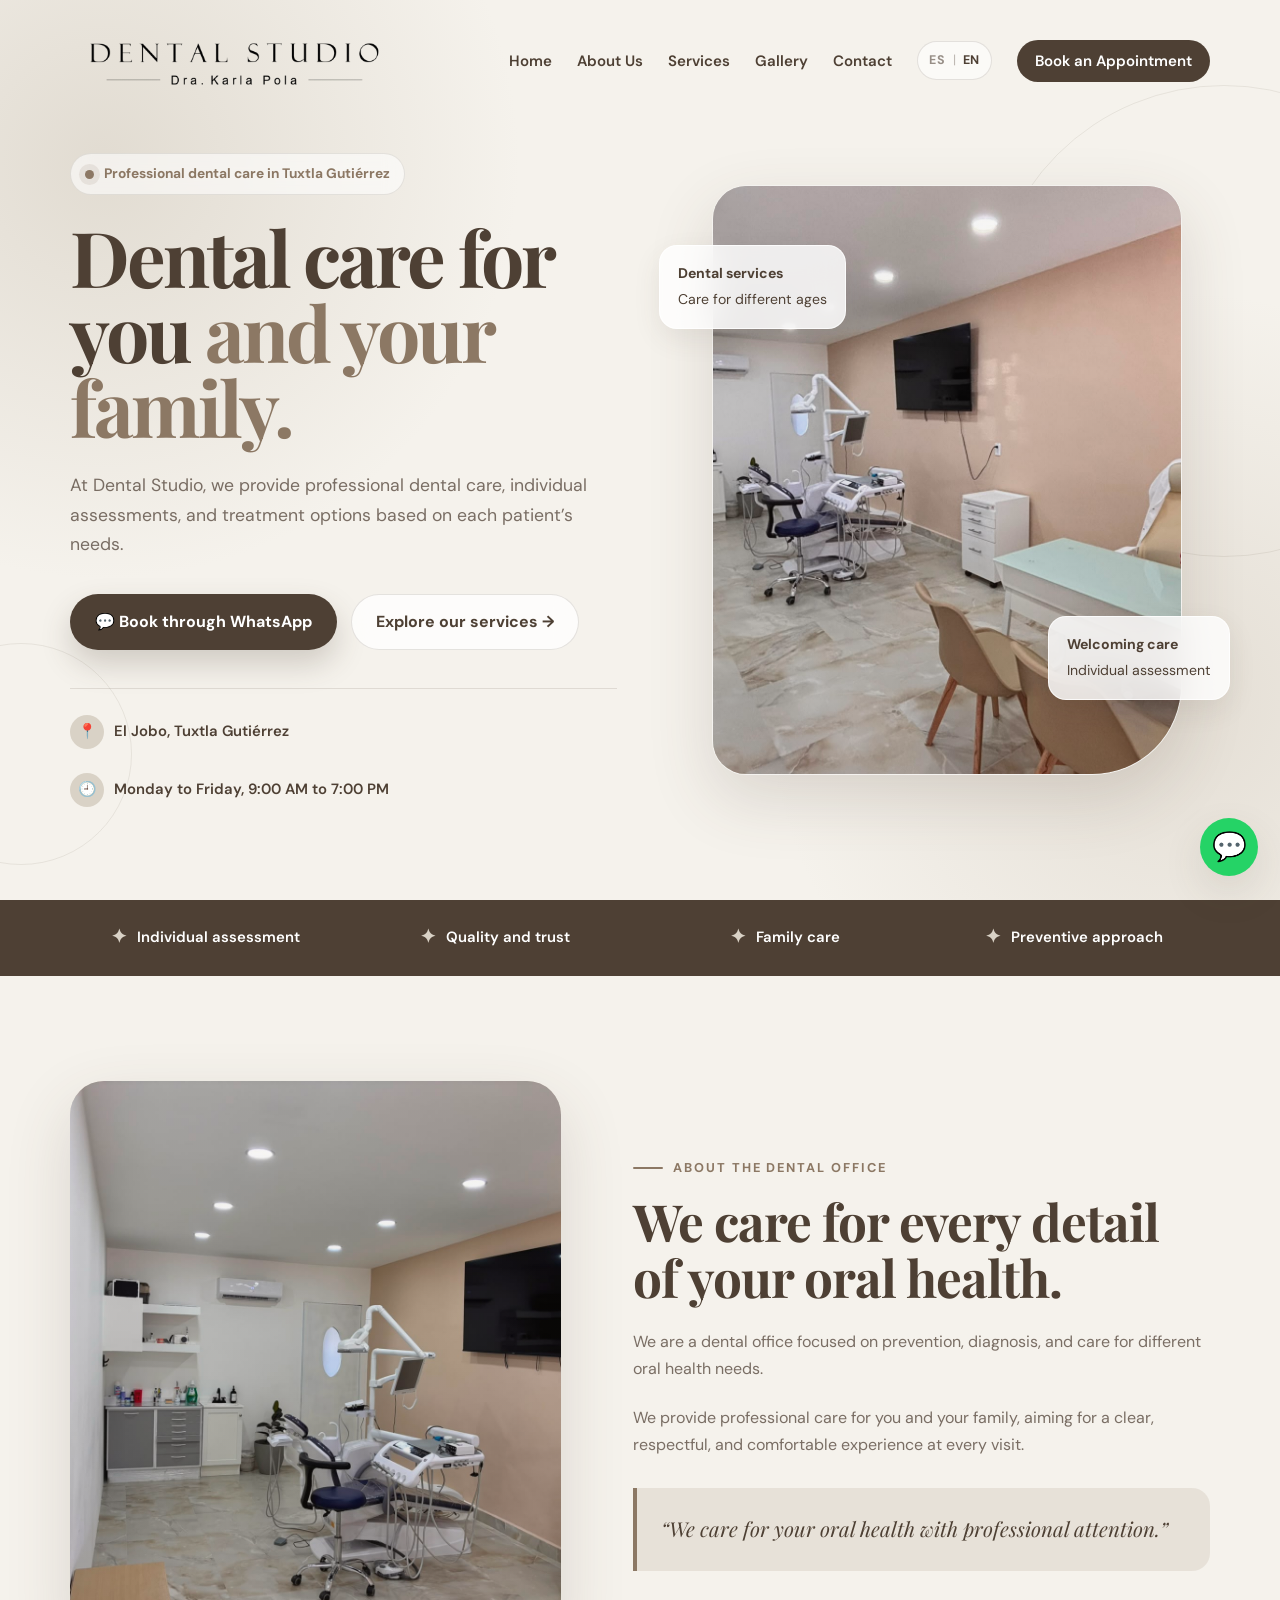
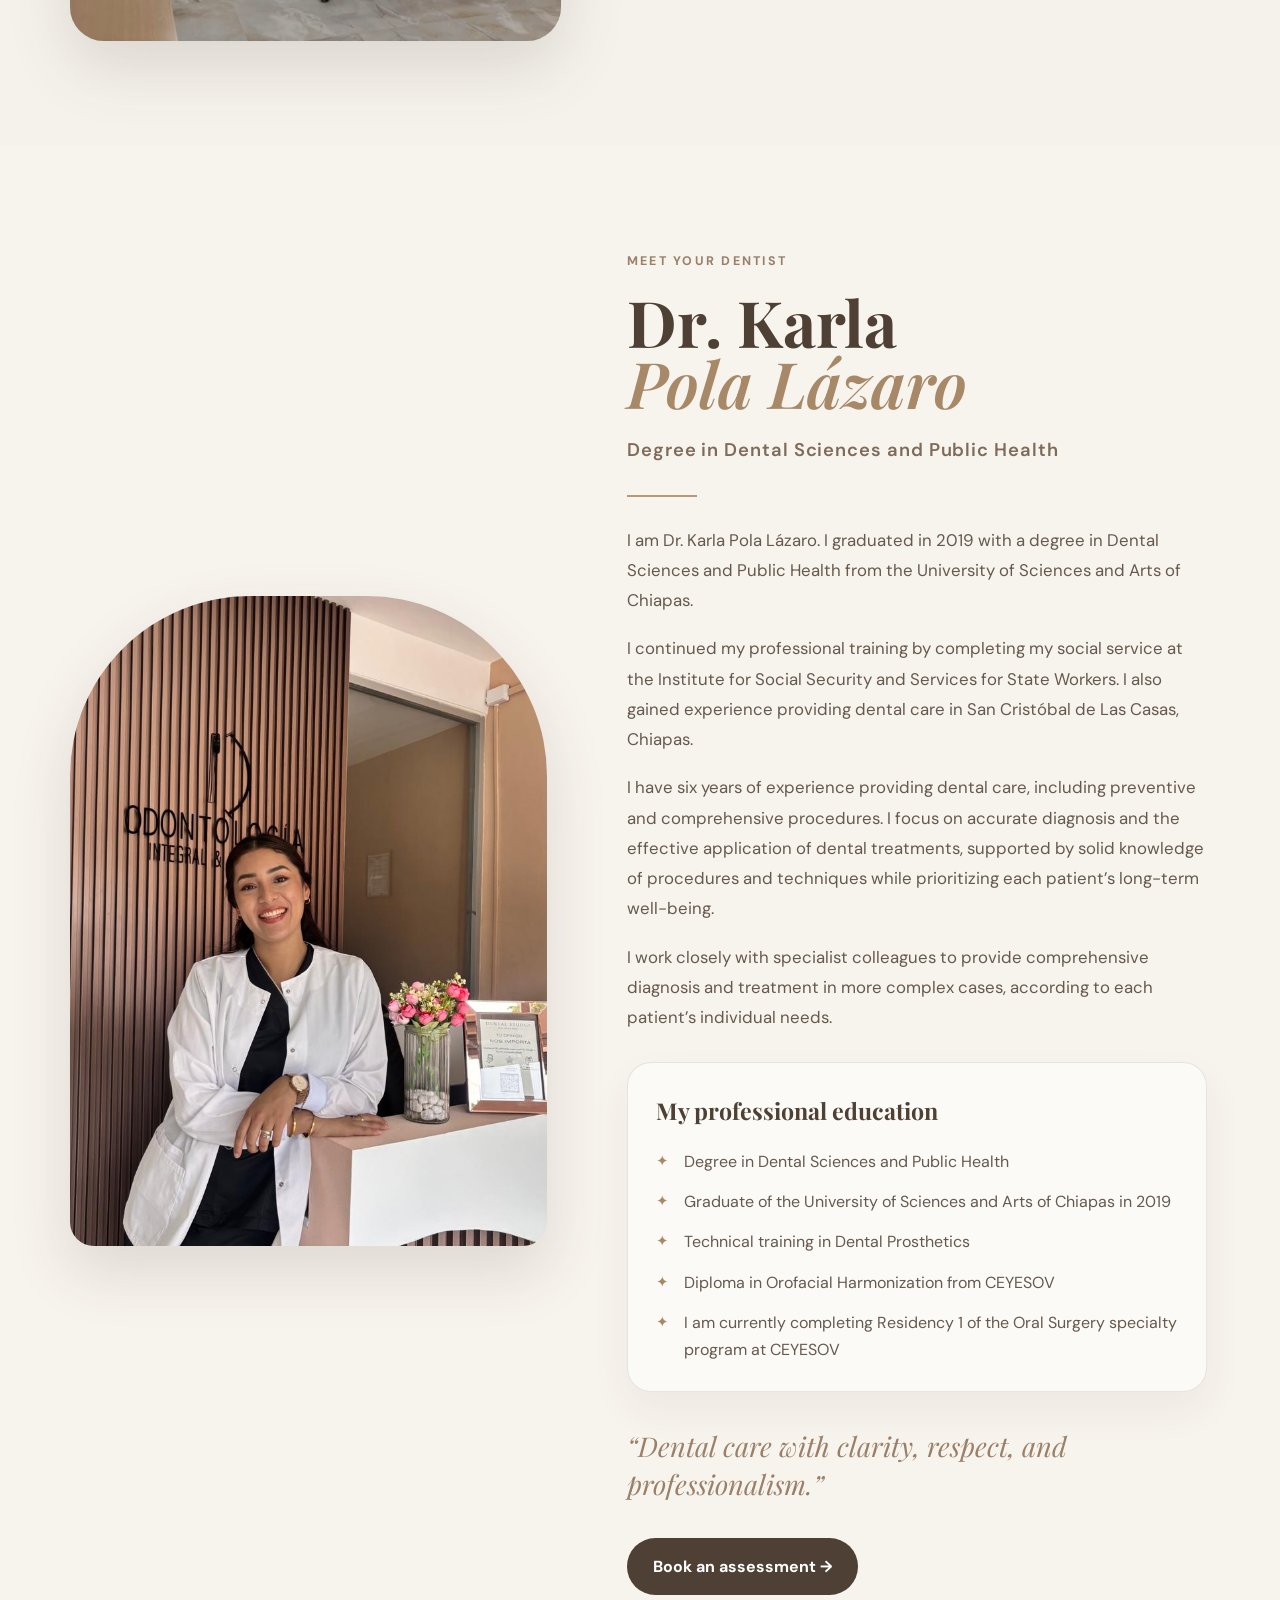
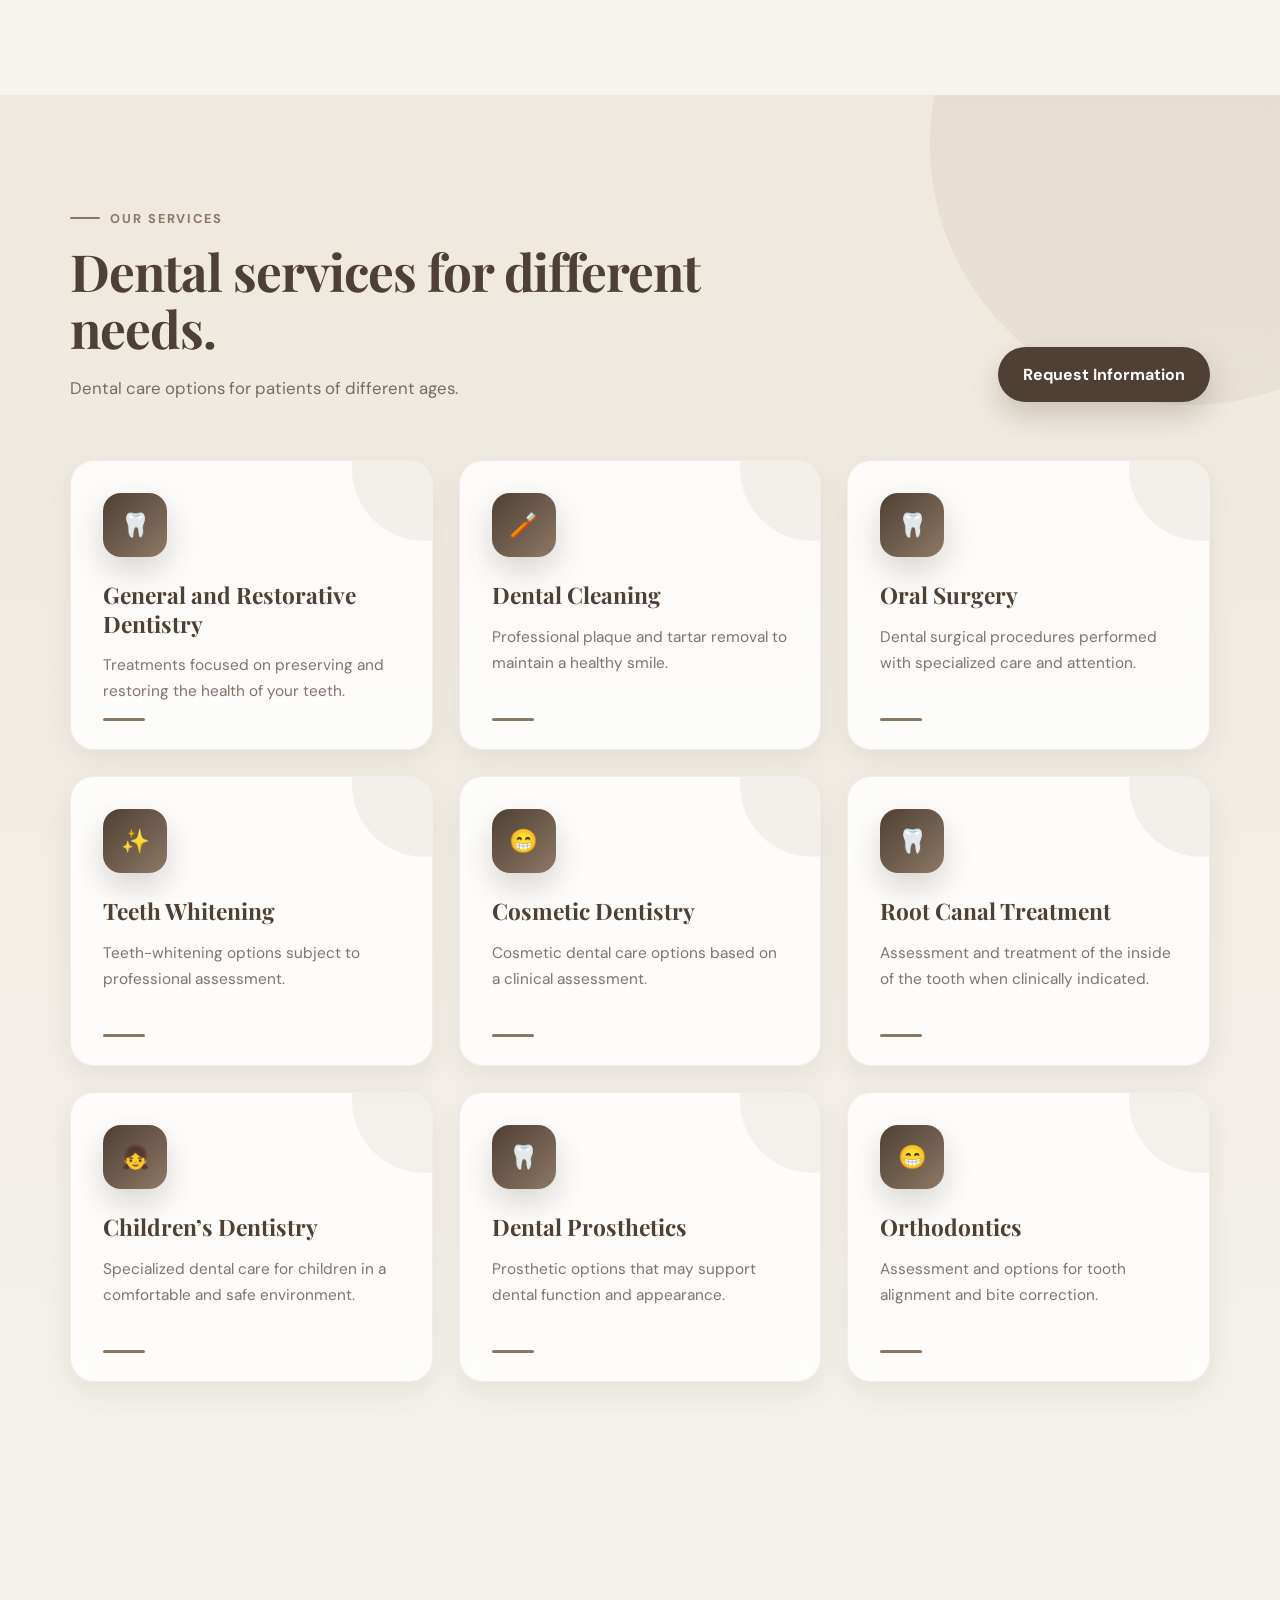
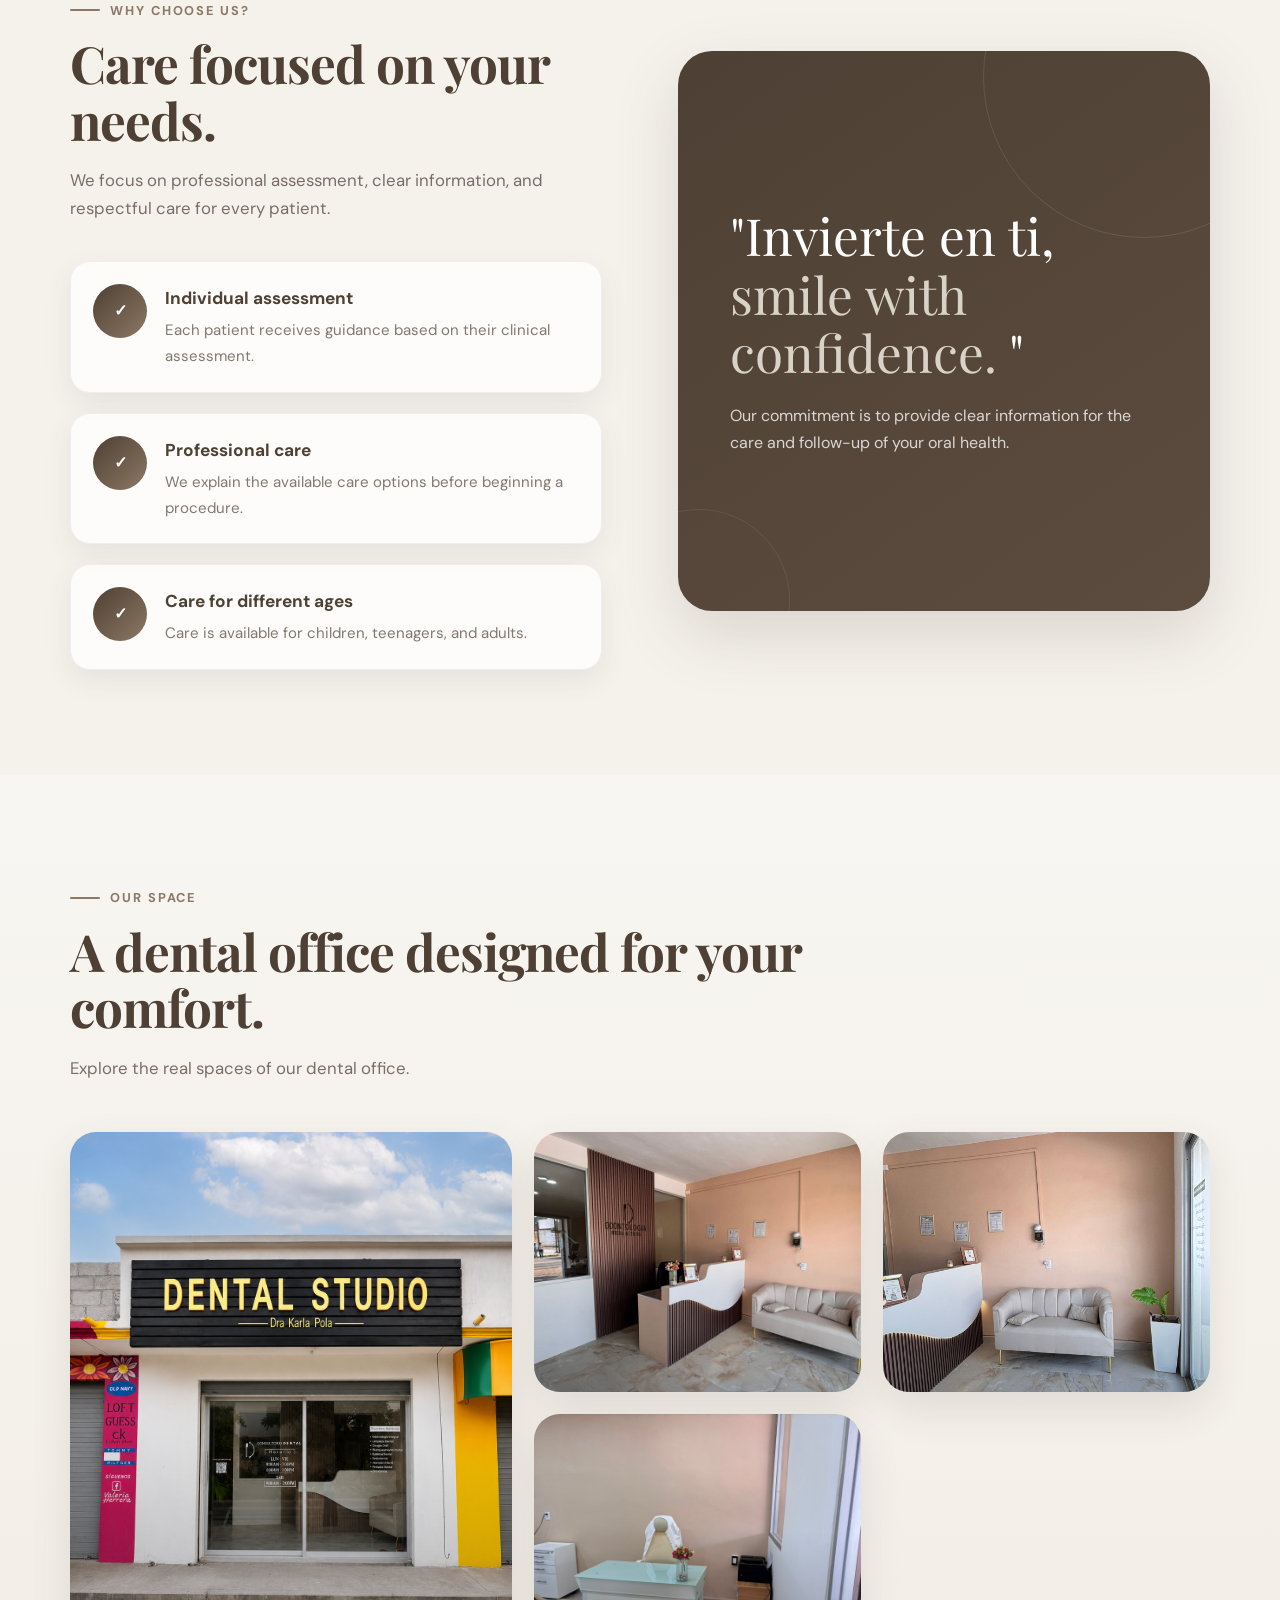
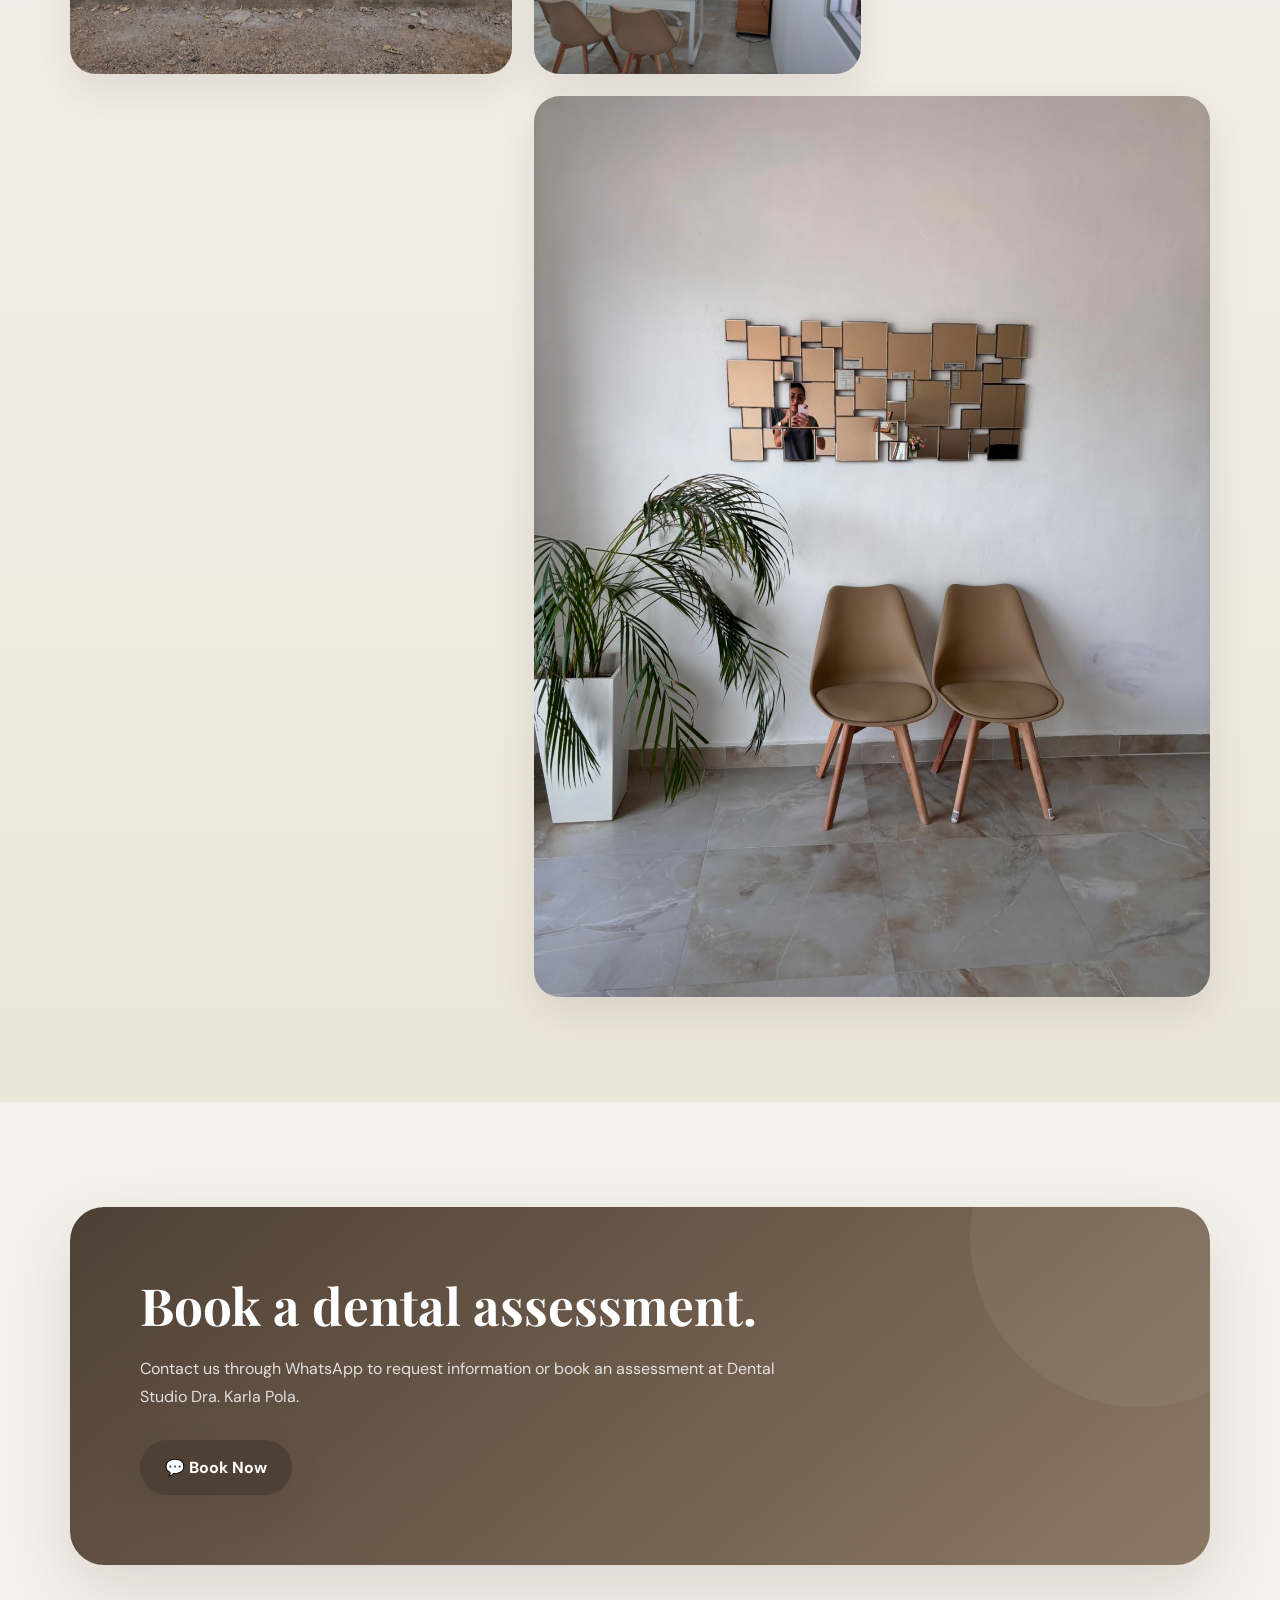
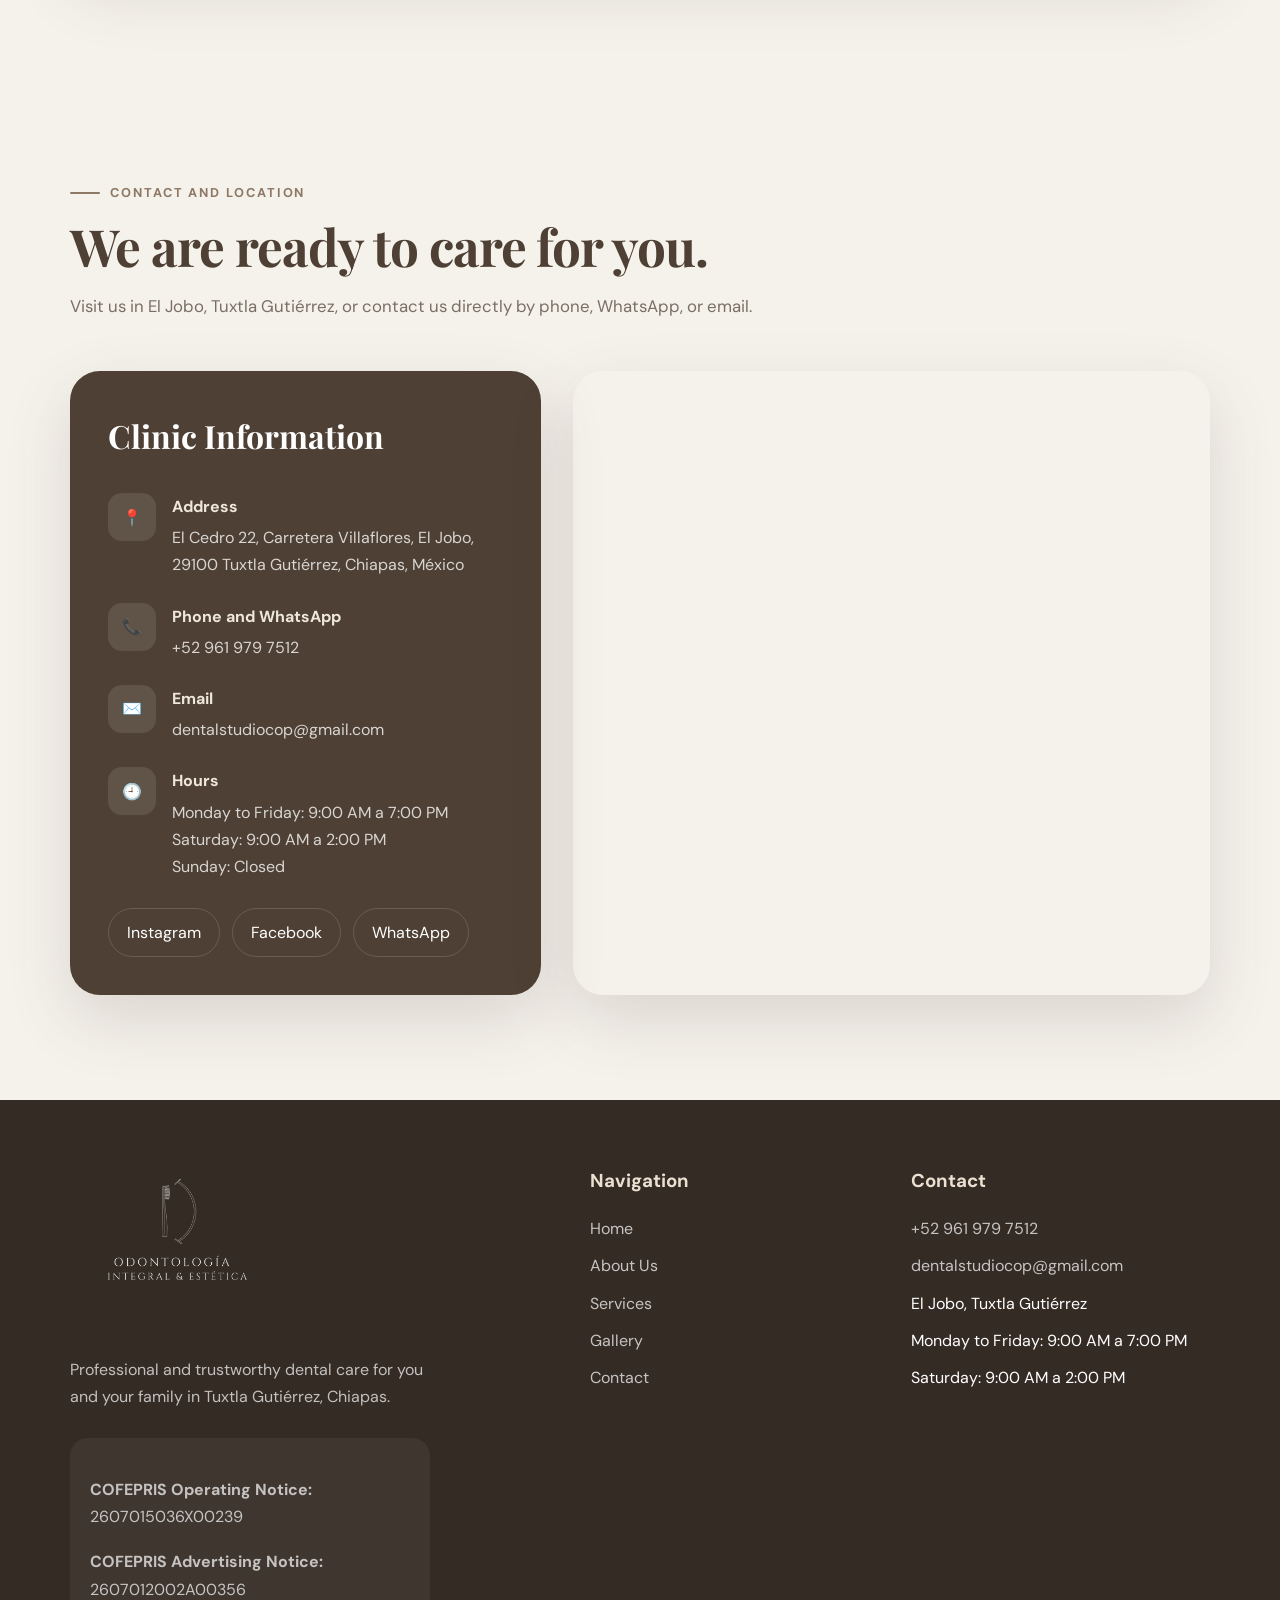
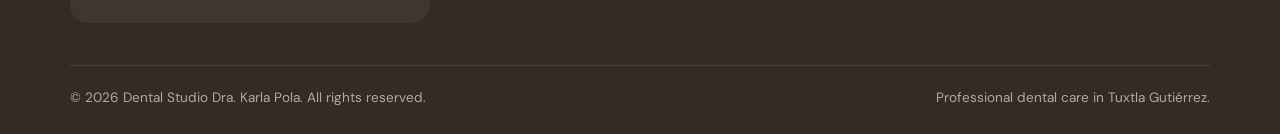
<file: en.html>
<!DOCTYPE html>
<html lang="en">

<head>

    <meta charset="UTF-8">

    <meta name="viewport" content="width=device-width, initial-scale=1.0">

    <title>
        Dental Studio Dra. Karla Pola | Dentist in Tuxtla Gutiérrez
    </title>

    <meta
        name="description"
        content="Dental Studio Dra. Karla Pola offers professional dental care in Tuxtla Gutiérrez, Chiapas. Book your appointment through WhatsApp."
    >

    <meta
        name="keywords"
        content="dentist in Tuxtla Gutiérrez, dental office, dental cleaning, orthodontics, root canal treatment, teeth whitening"
    >

    <meta name="author" content="Dental Studio Dra. Karla Pola">

    <meta name="robots" content="index, follow">

    <meta name="theme-color" content="#4e4034">

    <meta
        property="og:title"
        content="Dental Studio Dra. Karla Pola"
    >

    <meta
        property="og:description"
        content="Professional and trustworthy dental care for you and your family."
    >

    <meta property="og:type" content="website">

    <meta property="og:locale" content="en_US">

    <link rel="preconnect" href="https://fonts.googleapis.com">

    <link
        rel="preconnect"
        href="https://fonts.gstatic.com"
        crossorigin
    >

    <link
        href="https://fonts.googleapis.com/css2?family=DM+Sans:wght@400;500;600;700&family=Playfair+Display:wght@600;700&display=swap"
        rel="stylesheet"
    >

    <link rel="stylesheet" href="style.css">

</head>

<body>

    <!-- Header and navigation -->

    <header class="site-header" id="header">

        <div class="container navbar">

            <a href="#inicio" class="brand brand-official">
    <img
        src="logo-dental-studio-v3.png"
        alt="Dental Studio - Dra. Karla Pola"
        class="brand-official-image"
    >
</a>

            <button
                class="menu-toggle"
                id="menuToggle"
                aria-label="Open menu"
                aria-expanded="false"
            >

                <span id="menuIcon">
                    ☰
                </span>

            </button>

            <nav aria-label="Main navigation">

                <ul class="nav-links" id="navLinks">

                    <li>
                        <a href="#inicio">
                            Home
                        </a>
                    </li>

                    <li>
                        <a href="#nosotros">
                            About Us
                        </a>
                    </li>

                    <li>
                        <a href="#servicios">
                            Services
                        </a>
                    </li>

                    <li>
                        <a href="#galeria">
                            Gallery
                        </a>
                    </li>

                    <li>
                        <a href="#contacto">
                            Contact
                        </a>
                    </li>
<li class="language-switcher">

    <a
        href="index.html"
        class="language-link"
        lang="es"
    >
        ES
    </a>

    <span aria-hidden="true">|</span>

    <a
        href="en.html"
        class="language-link active"
        lang="en"
        aria-current="page"
    >
        EN
    </a>

</li>
                    <li>

                        <a
                            class="nav-appointment"
                            href="https://wa.me/529619797512?text=Hello%2C%20I%20would%20like%20to%20book%20an%20appointment%20at%20Dental%20Studio."
                            target="_blank"
                            rel="noopener"
                        >

                            Book an Appointment

                        </a>

                    </li>

                </ul>

            </nav>

        </div>

    </header>


    <main>

        <!-- Hero section -->

        <section class="hero" id="inicio">

            <div class="container hero-grid">

                <div class="hero-content reveal">

                    <div class="hero-badge">

                        <span class="hero-badge-dot"></span>

                        Professional dental care in Tuxtla Gutiérrez

                    </div>

                    <h1>

                        Dental care for you

                        <span>
                            and your family.
                        </span>

                    </h1>

                    <p class="hero-description">

                        At Dental Studio, we provide professional dental care, individual assessments, and treatment options based on each patient’s needs.

                    </p>

                    <div class="hero-actions">

                        <a
                            class="btn btn-primary"
                            href="https://wa.me/529619797512?text=Hello%2C%20I%20would%20like%20to%20book%20an%20appointment%20at%20Dental%20Studio."
                            target="_blank"
                            rel="noopener"
                        >

                            💬 Book through WhatsApp

                        </a>

                        <a
                            class="btn btn-secondary"
                            href="#servicios"
                        >

                            Explore our services →

                        </a>

                    </div>

                    <div class="hero-info">

                        <div class="hero-info-item">

                            <span class="hero-info-icon">
                                📍
                            </span>

                            El Jobo, Tuxtla Gutiérrez

                        </div>

                        <div class="hero-info-item">

                            <span class="hero-info-icon">
                                🕘
                            </span>

                            Monday to Friday, 9:00 AM to 7:00 PM

                        </div>

                    </div>

                </div>


                <div class="hero-art reveal">

                    <div class="hero-card-main">

    <img
        src="consultorio-principal.jpg"
        alt="Interior of Dental Studio Dra. Karla Pola"
        class="hero-photo"
    >


                    </div>

                    <div class="floating-card floating-one">

                        <strong>
                            Dental services
                        </strong>

                        Care for different ages

                    </div>

                    <div class="floating-card floating-two">

                        <strong>
                            Welcoming care
                        </strong>

                        Individual assessment

                    </div>

                </div>

            </div>

        </section>


        <!-- Franja de beneficios -->

        <section class="trust-strip">

            <div class="container trust-list">

                <div class="trust-item">

                    <span>
                        ✦
                    </span>

                    Individual assessment

                </div>

                <div class="trust-item">

                    <span>
                        ✦
                    </span>

                    Quality and trust

                </div>

                <div class="trust-item">

                    <span>
                        ✦
                    </span>

                    Family care

                </div>

                <div class="trust-item">

                    <span>
                        ✦
                    </span>

                    Preventive approach

                </div>

            </div>

        </section>


        <!-- About the clinic -->

        <section class="section" id="nosotros">

            <div class="container about-grid">

                <div class="about-visual reveal">

    <img
        src="equipo-dental.jpg"
        alt="Clinical area at Dental Studio Dra. Karla Pola"
        class="about-photo"
    >

</div>

                <div class="about-content reveal">

    <span class="section-kicker">
        About the dental office
    </span>

    <h2 class="section-title">
        We care for every detail of your oral health.
    </h2>

    <p>
        We are a dental office focused on prevention,
        diagnosis, and care for different oral health needs.
    </p>

    <p>
        We provide professional care for you and your family,
        aiming for a clear, respectful, and comfortable experience
        at every visit.
    </p>

    <div class="signature">
        “We care for your oral health with professional attention.”
    </div>

</div>

            </div>

        </section>
<!-- =========================================
     MEET YOUR DENTIST
========================================= -->

<section class="dentista-section" id="dentista">

    <div class="container dentista-container">

        <!-- Doctor photo -->
        <div class="dentista-foto reveal">

            <img
                src="dra-karla-pola.jpg"
                alt="Dr. Karla Pola Lázaro at the dental office"
            >

        </div>

        <!-- Professional information -->
        <div class="dentista-info reveal">

            <span class="dentista-etiqueta">
                MEET YOUR DENTIST
            </span>

            <h2>
                Dr. Karla
                <em>Pola Lázaro</em>
            </h2>

            <p class="dentista-titulo">
                Degree in Dental Sciences and Public Health
            </p>

            <div class="dentista-linea"></div>

            <p class="dentista-descripcion">
                I am Dr. Karla Pola Lázaro. I graduated in 2019 with
                a degree in Dental Sciences and Public Health from the
                University of Sciences and Arts of Chiapas.
            </p>

            <p class="dentista-descripcion">
                I continued my professional training by completing my
                social service at the Institute for Social Security and
                Services for State Workers. I also gained experience
                providing dental care in San Cristóbal de Las Casas, Chiapas.
            </p>

            <p class="dentista-descripcion">
                I have six years of experience providing dental care,
                including preventive and comprehensive procedures.
                I focus on accurate diagnosis and the effective application
                of dental treatments, supported by solid knowledge of
                procedures and techniques while prioritizing each patient’s
                long-term well-being.
            </p>

            <p class="dentista-descripcion">
                I work closely with specialist colleagues to provide
                comprehensive diagnosis and treatment in more complex cases,
                according to each patient’s individual needs.
            </p>

            <div class="credentials-box">

                <h3>
                    My professional education
                </h3>

                <ul class="credentials-list">

                    <li>
                        Degree in Dental Sciences and Public Health
                    </li>

                    <li>
                        Graduate of the University of Sciences and Arts
                        of Chiapas in 2019
                    </li>

                    <li>
                        Technical training in Dental Prosthetics
                    </li>

                    <li>
                        Diploma in Orofacial Harmonization from CEYESOV
                    </li>

                    <li>
                        I am currently completing Residency 1 of the
                        Oral Surgery specialty program at CEYESOV
                    </li>

                </ul>

            </div>

            <blockquote>
                “Dental care with clarity, respect, and professionalism.”
            </blockquote>

            <a href="#contacto" class="dentista-boton">
                Book an assessment →
            </a>

        </div>

    </div>

</section>
        <!-- =========================
             SERVICIOS
        ========================== -->

        <section class="section services-section" id="servicios">

            <div class="container">

                <div class="services-header reveal">

                    <div>

                        <span class="section-kicker">
                            Our Services
                        </span>

                        <h2 class="section-title">
                            Dental services for different needs.
                        </h2>

                        <p class="section-text">
                            Dental care options for patients of different ages.
                        </p>

                    </div>

                    <a
                        href="https://wa.me/529619797512"
                        target="_blank"
                        class="btn btn-primary">

                        Request Information

                    </a>

                </div>


                <div class="services-grid">

                    <div class="card reveal">

                        <div class="service-icon">🦷</div>

                        <h3>General and Restorative Dentistry</h3>

                        <p>
                            Treatments focused on preserving and restoring the health of your teeth.
                        </p>

                    </div>


                    <div class="card reveal">

                        <div class="service-icon">🪥</div>

                        <h3>Dental Cleaning</h3>

                        <p>
                            Professional plaque and tartar removal to maintain a healthy smile.
                        </p>

                    </div>


                    <div class="card reveal">

                        <div class="service-icon">🦷</div>

                        <h3>Oral Surgery</h3>

                        <p>
                            Dental surgical procedures performed with specialized care and attention.
                        </p>

                    </div>


                    <div class="card reveal">

                        <div class="service-icon">✨</div>

                        <h3>Teeth Whitening</h3>

                        <p>
                            Teeth-whitening options subject to professional assessment.
                        </p>

                    </div>


                    <div class="card reveal">

                        <div class="service-icon">😁</div>

                        <h3>Cosmetic Dentistry</h3>

                        <p>
                            Cosmetic dental care options based on a clinical assessment.
                        </p>

                    </div>


                    <div class="card reveal">

                        <div class="service-icon">🦷</div>

                        <h3>Root Canal Treatment</h3>

                        <p>
                            Assessment and treatment of the inside of the tooth when clinically indicated.
                        </p>

                    </div>


                    <div class="card reveal">

                        <div class="service-icon">👧</div>

                        <h3>Children’s Dentistry</h3>

                        <p>
                            Specialized dental care for children in a comfortable and safe environment.
                        </p>

                    </div>


                    <div class="card reveal">

                        <div class="service-icon">🦷</div>

                        <h3>Dental Prosthetics</h3>

                        <p>
                            Prosthetic options that may support dental function and appearance.
                        </p>

                    </div>


                    <div class="card reveal">

                        <div class="service-icon">😁</div>

                        <h3>Orthodontics</h3>

                        <p>
                            Assessment and options for tooth alignment and bite correction.
                        </p>

                    </div>

                </div>

            </div>

        </section>


        <!-- =========================
             WHY CHOOSE US?
        ========================== -->

        <section class="section">

            <div class="container benefits-grid">

                <div class="reveal">

                    <span class="section-kicker">

                        Why choose us?

                    </span>

                    <h2 class="section-title">

                        Care focused on your needs.

                    </h2>

                    <p class="section-text">

                        We focus on professional assessment, clear information, and respectful care for every patient.

                    </p>

                    <div class="benefit-list">

                        <div class="benefit-item">

                            <div class="benefit-number">

                                ✓

                            </div>

                            <div>

                                <h3>

                                    Individual assessment

                                </h3>

                                <p>

                                    Each patient receives guidance based on their clinical assessment.

                                </p>

                            </div>

                        </div>


                        <div class="benefit-item">

                            <div class="benefit-number">

                                ✓

                            </div>

                            <div>

                                <h3>

                                    Professional care

                                </h3>

                                <p>

                                    We explain the available care options before beginning a procedure.

                                </p>

                            </div>

                        </div>


                        <div class="benefit-item">

                            <div class="benefit-number">

                                ✓

                            </div>

                            <div>

                                <h3>

                                    Care for different ages

                                </h3>

                                <p>

                                    Care is available for children, teenagers, and adults.

                                </p>

                            </div>

                        </div>

                    </div>

                </div>


                <div class="benefit-visual reveal">

                    <div class="large-quote">

                        "Invierte en ti,

                        <span>

                            smile with confidence.

                        </span>"

                    </div>

                    <p>

                        Our commitment is to provide clear information for the care and follow-up of your oral health.

                    </p>

                </div>

            </div>

        </section>
        <!-- =========================
             GALLERY
        ========================== -->

        <section class="section gallery-section" id="galeria">

            <div class="container">

                <div class="reveal">

                    <span class="section-kicker">
                        Our Space
                    </span>

                    <h2 class="section-title">
                        A dental office designed for your comfort.
                    </h2>

                    <p class="section-text">
                        Explore the real spaces of our dental office.
                    </p>

                </div>


                <div class="gallery-grid">
<div class="gallery-item reveal">

    <img
        src="fachada.jpg"
        alt="Fachada de Dental Studio Dra. Karla Pola"
        class="gallery-photo"
    >

</div>

    <div class="gallery-item reveal">

        <img
            src="recepcion.jpg"
            alt="Reception area at Dental Studio Dra. Karla Pola"
            class="gallery-photo"
        >

    </div>

    <div class="gallery-item reveal">

        <img
            src="sala-espera.jpg"
            alt="Sala de espera de Dental Studio"
            class="gallery-photo"
        >

    </div>

    <div class="gallery-item reveal">

        <img
            src="escritorio.jpg"
            alt="Consultation area and desk"
            class="gallery-photo"
        >

    </div>

    <div class="gallery-item reveal">

        <img
            src="sillas-espejo.jpg"
            alt="Waiting area with seating and decor"
            class="gallery-photo"
        >

    </div>

</div>
        </section>


        <!-- =========================
             CALL TO ACTION
        ========================== -->

        <section class="section">

            <div class="container">

                <div class="cta-wrap reveal">

                    <div class="cta-content">

                        <h2>
                            Book a dental assessment.
                        </h2>

                        <p>
                            Contact us through WhatsApp to request information or book an assessment at Dental Studio Dra. Karla Pola.
                        </p>

                        <a
                            class="btn btn-primary"
                            href="https://wa.me/529619797512?text=Hello%2C%20I%20would%20like%20to%20book%20an%20appointment."
                            target="_blank"
                            rel="noopener"
                        >

                            💬 Book Now

                        </a>

                    </div>

                </div>

            </div>

        </section>


        <!-- =========================
             CONTACTO
        ========================== -->

        <section class="section" id="contacto">

            <div class="container">

                <div class="reveal">

                    <span class="section-kicker">
                        Contact and Location
                    </span>

                    <h2 class="section-title">
                        We are ready to care for you.
                    </h2>

                    <p class="section-text">
                        Visit us in El Jobo, Tuxtla Gutiérrez, or contact us directly by phone, WhatsApp, or email.
                    </p>

                </div>


                <div class="contact-grid">

                    <div class="contact-panel reveal">

                        <h3>
                            Clinic Information
                        </h3>


                        <div class="contact-list">

                            <div class="contact-item">

                                <div class="contact-icon">
                                    📍
                                </div>

                                <div>

                                    <strong>
                                        Address
                                    </strong>

                                    <span>
                                        El Cedro 22, Carretera Villaflores,
                                        El Jobo, 29100 Tuxtla Gutiérrez,
                                        Chiapas, México
                                    </span>

                                </div>

                            </div>


                            <div class="contact-item">

                                <div class="contact-icon">
                                    📞
                                </div>

                                <div>

                                    <strong>
                                        Phone and WhatsApp
                                    </strong>

                                    <a href="tel:+529619797512">
                                        +52 961 979 7512
                                    </a>

                                </div>

                            </div>


                            <div class="contact-item">

                                <div class="contact-icon">
                                    ✉️
                                </div>

                                <div>

                                    <strong>
                                        Email
                                    </strong>

                                    <a href="mailto:dentalstudiocop@gmail.com">
                                        dentalstudiocop@gmail.com
                                    </a>

                                </div>

                            </div>


                            <div class="contact-item">

                                <div class="contact-icon">
                                    🕘
                                </div>

                                <div>

                                    <strong>
                                        Hours
                                    </strong>

                                    <span>

                                        Monday to Friday:
                                        9:00 AM a 7:00 PM

                                        <br>

                                        Saturday:
                                        9:00 AM a 2:00 PM

                                        <br>

                                        Sunday:
                                        Closed

                                    </span>

                                </div>

                            </div>

                        </div>


                        <div class="social-links">

                            <a
                                class="social-link"
                                href="https://www.instagram.com/dentalstudio_drakarlapola?utm_source=qr"
                                target="_blank"
                                rel="noopener"
                            >

                                Instagram

                            </a>


                            <a
                                class="social-link"
                                href="https://www.facebook.com/share/1AmWBhHRGw/?mibextid=wwXIfr"
                                target="_blank"
                                rel="noopener"
                            >

                                Facebook

                            </a>


                            <a
                                class="social-link"
                                href="https://wa.me/529619797512"
                                target="_blank"
                                rel="noopener"
                            >

                                WhatsApp

                            </a>

                        </div>

                    </div>


                    <div class="map-panel reveal">

                        <iframe
                            src="https://www.google.com/maps/embed?pb=!1m18!1m12!1m3!1d3821.4355784479726!2d-93.11124862457578!3d16.705104522101074!2m3!1f0!2f0!3f0!3m2!1i1024!2i768!4f13.1!3m3!1m2!1s0x85ecd97ac8fa0645%3A0x7b924d3f3253e0d6!2sDENTAL%20STUDIO%20DRA%20KARLA%20POLA!5e0!3m2!1sen!2sus!4v1783814371559!5m2!1sen!2sus"
                            width="600"
                            height="450"
                            style="border:0;"
                            allowfullscreen=""
                            loading="lazy"
                            referrerpolicy="strict-origin-when-cross-origin"
                            title="Location of Dental Studio Dra. Karla Pola">
                        </iframe>

                    </div>

                </div>

            </div>

        </section>

    </main>


    <!-- =========================
         FOOTER
    ========================== -->

    <footer>

        <div class="container">

            <div class="footer-grid">

                <div class="footer-brand">

    <a href="#inicio" class="footer-brand-logo">
        <img
            src="logo-simbolo.png"
            alt="Odontología Integral y Estética"
            class="footer-official-logo"
        >
    </a>


                    <p>
                        Professional and trustworthy dental care
                        for you and your family in Tuxtla Gutiérrez,
                        Chiapas.
                    </p>


                    <div class="legal-notices">

                        <p>

                            <strong>
                                COFEPRIS Operating Notice:
                            </strong>

                            2607015036X00239

                        </p>

                        <p>

                            <strong>
                                COFEPRIS Advertising Notice:
                            </strong>

                            2607012002A00356

                        </p>

                    </div>

                </div>


                <div>

                    <h3 class="footer-title">
                        Navigation
                    </h3>

                    <ul class="footer-links">

                        <li>
                            <a href="#inicio">
                                Home
                            </a>
                        </li>

                        <li>
                            <a href="#nosotros">
                                About Us
                            </a>
                        </li>

                        <li>
                            <a href="#servicios">
                                Services
                            </a>
                        </li>

                        <li>
                            <a href="#galeria">
                                Gallery
                            </a>
                        </li>

                        <li>
                            <a href="#contacto">
                                Contact
                            </a>
                        </li>

                    </ul>

                </div>


                <div>

                    <h3 class="footer-title">
                        Contact
                    </h3>

                    <ul class="footer-links">

                        <li>

                            <a href="tel:+529619797512">
                                +52 961 979 7512
                            </a>

                        </li>

                        <li>

                            <a href="mailto:dentalstudiocop@gmail.com">
                                dentalstudiocop@gmail.com
                            </a>

                        </li>

                        <li>
                            El Jobo, Tuxtla Gutiérrez
                        </li>

                        <li>
                            Monday to Friday: 9:00 AM a 7:00 PM
                        </li>

                        <li>
                            Saturday: 9:00 AM a 2:00 PM
                        </li>

                    </ul>

                </div>

            </div>


            <div class="footer-bottom">

                <span>

                    © <span id="currentYear"></span>
                    Dental Studio Dra. Karla Pola.
                    All rights reserved.

                </span>

                <span>
                    Professional dental care in Tuxtla Gutiérrez.
                </span>

            </div>

        </div>

    </footer>


    <!-- Back-to-top button -->

    <button
        class="back-to-top"
        id="backToTop"
        aria-label="Back to top"
    >

        ↑

    </button>


    <!-- Floating WhatsApp button -->

    <a
        class="whatsapp-float"
        href="https://wa.me/529619797512?text=Hello%2C%20I%20would%20like%20to%20request%20information."
        target="_blank"
        rel="noopener"
        aria-label="Contact through WhatsApp"
    >

        💬

    </a>


    <script src="script.js"></script>

</body>

</html>
</file>
<file: style.css>
/* ========================================
   VARIABLES Y COLORES
======================================== */

:root {
    --ivory: #f5f2ec;
    --cream: #eee8de;
    --stone: #b7a996;
    --walnut: #8c7864;
    --greige: #d9d2c6;
    --mocha: #4e4034;
    --dark-mocha: #392f27;
    --white: #ffffff;

    --text-soft: rgba(78, 64, 52, 0.74);
    --border-soft: rgba(78, 64, 52, 0.1);

    --shadow-large:
        0 24px 65px rgba(78, 64, 52, 0.16);

    --shadow-medium:
        0 16px 40px rgba(78, 64, 52, 0.12);

    --shadow-small:
        0 10px 28px rgba(78, 64, 52, 0.09);

    --radius-large: 34px;
    --radius-medium: 24px;
    --radius-small: 16px;

    --transition: 0.35s ease;
}


/* ========================================
   REINICIO GENERAL
======================================== */

* {
    margin: 0;
    padding: 0;
    box-sizing: border-box;
}


html {
    scroll-behavior: smooth;
    scroll-padding-top: 95px;
}


body {
    font-family: "DM Sans", Arial, sans-serif;
    background-color: var(--ivory);
    color: var(--mocha);
    line-height: 1.7;
    overflow-x: hidden;
}


body.menu-open {
    overflow: hidden;
}


img {
    display: block;
    width: 100%;
    max-width: 100%;
}


a {
    color: inherit;
    text-decoration: none;
}


button,
input,
textarea,
select {
    font: inherit;
}


ul {
    list-style: none;
}


/* ========================================
   CONTENEDORES Y SECCIONES
======================================== */

.container {
    width: min(1140px, calc(100% - 40px));
    margin-left: auto;
    margin-right: auto;
}


.section {
    position: relative;
    padding: 105px 0;
}


.section-kicker {
    display: inline-flex;
    align-items: center;
    gap: 10px;
    margin-bottom: 14px;
    color: var(--walnut);
    font-size: 0.8rem;
    font-weight: 700;
    letter-spacing: 0.15em;
    text-transform: uppercase;
}


.section-kicker::before {
    content: "";
    width: 30px;
    height: 2px;
    border-radius: 999px;
    background-color: var(--walnut);
}


.section-title {
    max-width: 760px;
    font-family: "Playfair Display", Georgia, serif;
    font-size: clamp(2.2rem, 4vw, 3.8rem);
    line-height: 1.1;
    letter-spacing: -0.02em;
    color: var(--mocha);
}


.section-text {
    max-width: 720px;
    margin-top: 18px;
    color: var(--text-soft);
    font-size: 1.05rem;
}


/* ========================================
   BOTONES
======================================== */

.btn {
    display: inline-flex;
    align-items: center;
    justify-content: center;
    gap: 10px;
    min-height: 52px;
    padding: 13px 24px;
    border: 1px solid transparent;
    border-radius: 999px;
    font-weight: 700;
    cursor: pointer;

    transition:
        transform var(--transition),
        box-shadow var(--transition),
        background-color var(--transition),
        color var(--transition);
}


.btn:hover {
    transform: translateY(-3px);
}


.btn-primary {
    background-color: var(--mocha);
    color: var(--white);
    box-shadow:
        0 14px 30px rgba(78, 64, 52, 0.22);
}


.btn-primary:hover {
    background-color: var(--dark-mocha);
    box-shadow:
        0 18px 38px rgba(78, 64, 52, 0.28);
}


.btn-secondary {
    background-color: rgba(255, 255, 255, 0.76);
    color: var(--mocha);
    border-color: rgba(78, 64, 52, 0.14);
    backdrop-filter: blur(12px);
}


.btn-secondary:hover {
    background-color: var(--white);
}


/* ========================================
   ENCABEZADO
======================================== */

.site-header {
    position: fixed;
    top: 0;
    left: 0;
    right: 0;
    z-index: 1000;
    padding: 15px 0;

    transition:
        padding var(--transition),
        background-color var(--transition),
        box-shadow var(--transition);
}


.site-header.scrolled {
    padding: 10px 0;
    background-color: rgba(245, 242, 236, 0.92);
    backdrop-filter: blur(18px);
    box-shadow:
        0 8px 30px rgba(78, 64, 52, 0.08);
}


.navbar {
    display: flex;
    align-items: center;
    justify-content: space-between;
    gap: 30px;
}


/* ========================================
   LOGO Y NOMBRE
======================================== */

.brand {
    display: flex;
    align-items: center;
    gap: 12px;
    min-width: 230px;
}


.brand-mark {
    width: 58px;
    height: 58px;
    display: flex;
    align-items: center;
    justify-content: center;
    flex-shrink: 0;
}

.brand-mark img {
    width: 100%;
    height: 100%;
    object-fit: contain;
    display: block;
}

.brand-text strong {
    display: block;
    font-family: "Playfair Display", Georgia, serif;
    font-size: 1.08rem;
    line-height: 1.1;
}


.brand-text span {
    display: block;
    margin-top: 3px;
    color: var(--walnut);
    font-size: 0.72rem;
    font-weight: 600;
    letter-spacing: 0.08em;
    text-transform: uppercase;
}


/* ========================================
   MENÚ
======================================== */

.nav-links {
    display: flex;
    align-items: center;
    gap: 25px;
}


.nav-links a {
    position: relative;
    font-size: 0.94rem;
    font-weight: 600;
}


.nav-links a:not(.nav-appointment)::after {
    content: "";
    position: absolute;
    left: 0;
    bottom: -7px;
    width: 0;
    height: 2px;
    border-radius: 999px;
    background-color: var(--walnut);
    transition: width var(--transition);
}


.nav-links a:hover::after {
    width: 100%;
}


.nav-appointment {
    padding: 11px 18px;
    border-radius: 999px;
    background-color: var(--mocha);
    color: var(--white);

    transition:
        transform var(--transition),
        background-color var(--transition),
        box-shadow var(--transition);
}


.nav-appointment:hover {
    transform: translateY(-2px);
    background-color: var(--dark-mocha);
    box-shadow:
        0 12px 28px rgba(78, 64, 52, 0.2);
}


.menu-toggle {
    width: 46px;
    height: 46px;
    display: none;
    place-items: center;
    border: none;
    border-radius: 50%;
    background-color: var(--white);
    color: var(--mocha);
    box-shadow: var(--shadow-small);
    cursor: pointer;
}


/* ========================================
   ANIMACIONES GENERALES
======================================== */

.reveal {
    opacity: 0;
    transform: translateY(30px);

    transition:
        opacity 0.8s ease,
        transform 0.8s ease;
}


.reveal.visible {
    opacity: 1;
    transform: translateY(0);
}
/* ========================================
   PORTADA PRINCIPAL
======================================== */

.hero {
    min-height: 100vh;
    display: flex;
    align-items: center;
    position: relative;
    overflow: hidden;
    padding: 145px 0 85px;

    background:
        radial-gradient(
            circle at 8% 18%,
            rgba(217, 210, 198, 0.7),
            transparent 30%
        ),
        radial-gradient(
            circle at 92% 78%,
            rgba(183, 169, 150, 0.28),
            transparent 30%
        ),
        var(--ivory);
}


.hero::before,
.hero::after {
    content: "";
    position: absolute;
    border-radius: 50%;
    border: 1px solid rgba(78, 64, 52, 0.09);
}


.hero::before {
    width: 470px;
    height: 470px;
    top: 85px;
    right: -180px;
}


.hero::after {
    width: 220px;
    height: 220px;
    left: -90px;
    bottom: 35px;
}


.hero-grid {
    display: grid;
    grid-template-columns: 1.02fr 0.98fr;
    align-items: center;
    gap: 68px;
    position: relative;
    z-index: 1;
}


.hero-content {
    position: relative;
    z-index: 2;
}


.hero-badge {
    display: inline-flex;
    align-items: center;
    gap: 10px;
    padding: 8px 14px;
    border: 1px solid rgba(78, 64, 52, 0.12);
    border-radius: 999px;
    background-color: rgba(255, 255, 255, 0.58);
    color: var(--walnut);
    font-size: 0.86rem;
    font-weight: 700;
    backdrop-filter: blur(10px);
}


.hero-badge-dot {
    width: 9px;
    height: 9px;
    border-radius: 50%;
    background-color: var(--walnut);
    box-shadow:
        0 0 0 6px rgba(140, 120, 100, 0.13);
}


.hero h1 {
    max-width: 700px;
    margin-top: 24px;
    font-family: "Playfair Display", Georgia, serif;
    font-size: clamp(3rem, 6vw, 5.9rem);
    line-height: 0.98;
    letter-spacing: -0.04em;
}


.hero h1 span {
    color: var(--walnut);
}


.hero-description {
    max-width: 650px;
    margin-top: 26px;
    color: var(--text-soft);
    font-size: 1.1rem;
}


.hero-actions {
    display: flex;
    flex-wrap: wrap;
    gap: 14px;
    margin-top: 34px;
}


.hero-info {
    display: flex;
    flex-wrap: wrap;
    gap: 24px;
    margin-top: 38px;
    padding-top: 26px;
    border-top: 1px solid rgba(78, 64, 52, 0.13);
}


.hero-info-item {
    display: flex;
    align-items: center;
    gap: 10px;
    font-size: 0.93rem;
    font-weight: 600;
}


.hero-info-icon {
    width: 34px;
    height: 34px;
    display: grid;
    place-items: center;
    border-radius: 50%;
    background-color: var(--greige);
}


/* ========================================
   FOTO PRINCIPAL DEL CONSULTORIO
======================================== */

.hero-art {
    min-height: 590px;
    position: relative;
    display: grid;
    place-items: center;
}


.hero-card-main {
    width: min(470px, 100%);
    height: 590px;
    position: relative;
    overflow: hidden;
    border: 1px solid rgba(255, 255, 255, 0.72);
    border-radius: 34px 34px 90px 34px;
    background-color: var(--greige);
    box-shadow: var(--shadow-large);
}


.hero-card-main::before {
    content: "";
    position: absolute;
    inset: 0;
    z-index: 1;
    pointer-events: none;

    background:
        linear-gradient(
            180deg,
            rgba(78, 64, 52, 0.04),
            rgba(78, 64, 52, 0.2)
        );
}


.hero-photo {
    width: 100%;
    height: 100%;
    object-fit: cover;
    object-position: center;
    transition: transform 0.7s ease;
}


.hero-card-main:hover .hero-photo {
    transform: scale(1.035);
}


/* ========================================
   TARJETAS FLOTANTES
======================================== */

.floating-card {
    position: absolute;
    z-index: 3;
    max-width: 210px;
    padding: 16px 18px;
    border: 1px solid rgba(255, 255, 255, 0.78);
    border-radius: 18px;
    background-color: rgba(255, 255, 255, 0.82);
    box-shadow: var(--shadow-small);
    backdrop-filter: blur(16px);
    font-size: 0.88rem;
}


.floating-card strong {
    display: block;
    margin-bottom: 2px;
    color: var(--mocha);
}


.floating-one {
    top: 60px;
    left: -26px;
}


.floating-two {
    right: -20px;
    bottom: 75px;
}


/* ========================================
   FRANJA DE BENEFICIOS
======================================== */

.trust-strip {
    margin-top: -1px;
    padding: 22px 0;
    background-color: var(--mocha);
    color: var(--white);
}


.trust-list {
    display: grid;
    grid-template-columns: repeat(4, 1fr);
    gap: 18px;
}


.trust-item {
    display: flex;
    align-items: center;
    justify-content: center;
    gap: 10px;
    text-align: center;
    font-size: 0.93rem;
    font-weight: 600;
}


.trust-item span {
    color: var(--greige);
    font-size: 1.2rem;
}
/* ========================================
   SECCIÓN NOSOTROS
======================================== */

.about-grid {
    display: grid;
    grid-template-columns: 0.92fr 1.08fr;
    align-items: center;
    gap: 72px;
}


.about-visual {
    min-height: 560px;
    position: relative;
    overflow: hidden;
    border-radius: var(--radius-large);
    background-color: var(--greige);
    box-shadow: var(--shadow-large);
}


.about-visual::before {
    content: "";
    position: absolute;
    inset: 0;
    z-index: 1;
    pointer-events: none;

    background:
        linear-gradient(
            180deg,
            rgba(78, 64, 52, 0.03),
            rgba(78, 64, 52, 0.18)
        );
}


.about-photo {
    width: 100%;
    height: 100%;
    min-height: 560px;
    object-fit: cover;
    object-position: center;
    transition: transform 0.7s ease;
}


.about-visual:hover .about-photo {
    transform: scale(1.035);
}


.about-content .section-title {
    max-width: 620px;
}


.about-content p {
    margin-top: 22px;
    color: var(--text-soft);
}


.signature {
    margin-top: 30px;
    padding: 24px;
    border-left: 4px solid var(--walnut);
    border-radius: 0 18px 18px 0;
    background-color: rgba(217, 210, 198, 0.5);
    font-family: "Playfair Display", Georgia, serif;
    font-size: 1.28rem;
    font-style: italic;
}


.doctor-name {
    margin-top: 28px;
    font-weight: 700;
}


.doctor-name span {
    display: block;
    margin-top: 3px;
    color: var(--walnut);
    font-size: 0.9rem;
    font-weight: 500;
}


/* ========================================
   SECCIÓN SERVICIOS
======================================== */

.services-section {
    position: relative;
    overflow: hidden;

    background:
        linear-gradient(
            180deg,
            var(--cream) 0%,
            var(--ivory) 100%
        );
}


.services-section::before {
    content: "";
    position: absolute;
    width: 520px;
    height: 520px;
    top: -210px;
    right: -170px;
    border-radius: 50%;
    background-color: rgba(183, 169, 150, 0.16);
}


.services-header {
    display: flex;
    align-items: flex-end;
    justify-content: space-between;
    gap: 40px;
    margin-bottom: 58px;
}


.services-grid {
    display: grid;
    grid-template-columns: repeat(3, 1fr);
    gap: 26px;
}


/* ========================================
   TARJETAS DE SERVICIOS
======================================== */

.card {
    min-height: 290px;
    position: relative;
    overflow: hidden;
    padding: 32px;
    border: 1px solid rgba(78, 64, 52, 0.07);
    border-radius: var(--radius-medium);
    background-color: rgba(255, 255, 255, 0.8);
    box-shadow: var(--shadow-small);
    backdrop-filter: blur(10px);

    transition:
        transform var(--transition),
        box-shadow var(--transition),
        background-color var(--transition);
}


.card::before {
    content: "";
    position: absolute;
    width: 145px;
    height: 145px;
    top: -65px;
    right: -65px;
    border-radius: 50%;
    background-color: rgba(183, 169, 150, 0.14);
    transition: transform var(--transition);
}


.card::after {
    content: "";
    position: absolute;
    left: 32px;
    bottom: 28px;
    width: 42px;
    height: 3px;
    border-radius: 999px;
    background-color: var(--walnut);
    transition: width var(--transition);
}


.card:hover {
    transform: translateY(-10px);
    background-color: var(--white);
    box-shadow: var(--shadow-large);
}


.card:hover::before {
    transform: scale(1.35);
}


.card:hover::after {
    width: 76px;
}


.service-icon {
    width: 64px;
    height: 64px;
    position: relative;
    z-index: 1;
    display: grid;
    place-items: center;
    margin-bottom: 24px;
    border-radius: 18px;

    background:
        linear-gradient(
            135deg,
            var(--mocha),
            var(--walnut)
        );

    color: var(--white);
    box-shadow:
        0 14px 30px rgba(78, 64, 52, 0.2);
    font-size: 1.45rem;
}


.card h3 {
    position: relative;
    z-index: 1;
    margin-bottom: 14px;
    font-family: "Playfair Display", Georgia, serif;
    font-size: 1.42rem;
    line-height: 1.25;
    color: var(--mocha);
}


.card p {
    position: relative;
    z-index: 1;
    color: rgba(78, 64, 52, 0.72);
    font-size: 0.96rem;
}


/* ========================================
   POR QUÉ ELEGIRNOS
======================================== */

.benefits-grid {
    display: grid;
    grid-template-columns: 1fr 1fr;
    align-items: center;
    gap: 76px;
}


.benefit-list {
    display: grid;
    gap: 20px;
    margin-top: 38px;
}


.benefit-item {
    display: grid;
    grid-template-columns: 54px 1fr;
    gap: 18px;
    padding: 22px;
    border: 1px solid rgba(78, 64, 52, 0.07);
    border-radius: 20px;
    background-color: rgba(255, 255, 255, 0.75);
    box-shadow: var(--shadow-small);

    transition:
        transform var(--transition),
        box-shadow var(--transition);
}


.benefit-item:hover {
    transform: translateX(8px);
    box-shadow: var(--shadow-medium);
}


.benefit-number {
    width: 54px;
    height: 54px;
    display: grid;
    place-items: center;
    border-radius: 50%;

    background:
        linear-gradient(
            135deg,
            var(--mocha),
            var(--walnut)
        );

    color: var(--white);
    font-weight: 700;
}


.benefit-item h3 {
    margin-bottom: 5px;
    color: var(--mocha);
    font-size: 1.08rem;
}


.benefit-item p {
    color: rgba(78, 64, 52, 0.7);
    font-size: 0.94rem;
}


.benefit-visual {
    min-height: 560px;
    position: relative;
    overflow: hidden;
    display: grid;
    align-content: center;
    padding: 52px;
    border-radius: var(--radius-large);

    background:
        linear-gradient(
            145deg,
            var(--mocha),
            #5c4c3f
        );

    color: var(--white);
    box-shadow: var(--shadow-large);
}


.benefit-visual::before {
    content: "";
    position: absolute;
    width: 320px;
    height: 320px;
    top: -135px;
    right: -95px;
    border: 1px solid rgba(255, 255, 255, 0.1);
    border-radius: 50%;
}


.benefit-visual::after {
    content: "";
    position: absolute;
    width: 180px;
    height: 180px;
    left: -70px;
    bottom: -80px;
    border: 1px solid rgba(255, 255, 255, 0.08);
    border-radius: 50%;
}


.large-quote {
    position: relative;
    z-index: 1;
    font-family: "Playfair Display", Georgia, serif;
    font-size: clamp(2.2rem, 4vw, 3.5rem);
    line-height: 1.14;
}


.large-quote span {
    color: var(--greige);
}


.benefit-visual p {
    position: relative;
    z-index: 1;
    margin-top: 20px;
    color: rgba(255, 255, 255, 0.78);
}
/* ========================================
   GALERÍA
======================================== */

.gallery-section{
    background:linear-gradient(
        180deg,
        #f8f6f2 0%,
        #ece5da 100%
    );
}

.gallery-grid {
    display: grid;
    grid-template-columns: 1.15fr 0.85fr 0.85fr;
    grid-template-rows: 260px 260px;
    gap: 22px;
    margin-top: 50px;
}

.gallery-item:first-child {
    grid-row: 1 / 3;
}

.gallery-item:last-child {
    grid-column: 2 / 4;
}

.gallery-item{

    position:relative;

    overflow:hidden;

    border-radius:26px;

    box-shadow:var(--shadow-medium);

    transition:
        transform .4s ease,
        box-shadow .4s ease;

}

.gallery-item:hover{

    transform:translateY(-8px);

    box-shadow:var(--shadow-large);

}

.gallery-item:first-child{

    grid-row:1 / 3;

}

.gallery-photo{

    width:100%;

    height:100%;

    object-fit:cover;

    object-position:center;

    transition:transform .6s ease;

}

.gallery-item:hover .gallery-photo{

    transform:scale(1.06);

}

.gallery-item::after{

    content:"";

    position:absolute;

    inset:0;

    background:linear-gradient(
        transparent 45%,
        rgba(0,0,0,.28)
    );

}

/* ========================================
   LLAMADA A LA ACCIÓN
======================================== */

.cta-wrap{

    overflow:hidden;

    position:relative;

    padding:70px;

    border-radius:34px;

    background:linear-gradient(
        140deg,
        var(--mocha),
        var(--walnut)
    );

    color:white;

    box-shadow:var(--shadow-large);

}

.cta-wrap::before{

    content:"";

    position:absolute;

    width:340px;

    height:340px;

    border-radius:50%;

    top:-140px;

    right:-100px;

    background:rgba(255,255,255,.06);

}

.cta-content{

    position:relative;

    z-index:2;

}

.cta-content h2{

    font-family:
        "Playfair Display",
        serif;

    font-size:clamp(2.4rem,4vw,4rem);

    line-height:1.1;

}

.cta-content p{

    margin:22px 0 30px;

    max-width:640px;

    color:rgba(255,255,255,.82);

}

/* ========================================
   CONTACTO
======================================== */

.contact-grid{

    display:grid;

    grid-template-columns:.85fr 1.15fr;

    gap:32px;

    margin-top:50px;

}

.contact-panel{

    background:var(--mocha);

    color:white;

    padding:38px;

    border-radius:30px;

    box-shadow:var(--shadow-large);

}

.contact-panel h3{

    font-family:
        "Playfair Display",
        serif;

    font-size:2rem;

}

.contact-list{

    display:grid;

    gap:24px;

    margin-top:30px;

}

.contact-item{

    display:grid;

    grid-template-columns:48px 1fr;

    gap:16px;

}

.contact-icon{

    width:48px;

    height:48px;

    display:grid;

    place-items:center;

    border-radius:14px;

    background:rgba(255,255,255,.10);

}

.contact-item strong{

    display:block;

    margin-bottom:4px;

    color:#efe7dc;

}

.contact-item span,
.contact-item a{

    color:rgba(255,255,255,.78);

}

.contact-item a:hover{

    color:white;

}

.social-links{

    display:flex;

    flex-wrap:wrap;

    gap:12px;

    margin-top:28px;

}

.social-link{

    padding:10px 18px;

    border-radius:999px;

    border:1px solid rgba(255,255,255,.15);

    transition:.3s;

}

.social-link:hover{

    background:rgba(255,255,255,.10);

}

.map-panel{

    overflow:hidden;

    border-radius:30px;

    box-shadow:var(--shadow-large);

}

.map-panel iframe{

    width:100%;

    height:100%;

    min-height:560px;

    border:0;

}

/* ========================================
   FOOTER
======================================== */

footer{

    background:#342b24;

    color:white;

    padding:65px 0 25px;

}

.footer-grid{

    display:grid;

    grid-template-columns:1.4fr .8fr .9fr;

    gap:55px;

}

.footer-brand p{

    margin-top:18px;

    max-width:430px;

    color:rgba(255,255,255,.70);

}

.footer-title{

    margin-bottom:18px;

    color:#ece0d0;

}

.footer-links{

    display:grid;

    gap:10px;

}

.footer-links a{

    color:rgba(255,255,255,.72);

}

.footer-links a:hover{

    color:white;

}

.legal-notices{

    margin-top:28px;

    padding:20px;

    border-radius:18px;

    background:rgba(255,255,255,.05);

}

.footer-bottom{

    display:flex;

    justify-content:space-between;

    gap:20px;

    margin-top:42px;

    padding-top:20px;

    border-top:1px solid rgba(255,255,255,.10);

    color:rgba(255,255,255,.60);

    font-size:.85rem;

}

/* ========================================
   BOTONES FLOTANTES
======================================== */

.whatsapp-float,
.back-to-top{

    position:fixed;

    right:22px;

    width:58px;

    height:58px;

    display:grid;

    place-items:center;

    border-radius:50%;

    text-decoration:none;

    box-shadow:var(--shadow-medium);

    transition:.3s;

    z-index:999;

}

.whatsapp-float{

    bottom:24px;

    background:#25D366;

    color:white;

    font-size:28px;

}

.back-to-top{

    bottom:95px;

    background:var(--mocha);

    color:white;

    border:none;

    opacity:0;

    pointer-events:none;

}

.back-to-top.visible{

    opacity:1;

    pointer-events:auto;

}

.whatsapp-float:hover,
.back-to-top:hover{

    transform:translateY(-5px);

}
/* ========================================
   TABLETS Y PANTALLAS MEDIANAS
======================================== */

@media (max-width: 980px) {

    .nav-links {
        position: fixed;
        inset: 0 0 0 24%;
        padding: 110px 36px 40px;
        flex-direction: column;
        align-items: flex-start;
        gap: 24px;
        background-color: rgba(245, 242, 236, 0.98);
        backdrop-filter: blur(18px);
        transform: translateX(100%);
        transition: transform var(--transition);
        box-shadow: -20px 0 50px rgba(78, 64, 52, 0.14);
    }

    .nav-links.open {
        transform: translateX(0);
    }

    .nav-links a {
        font-size: 1.15rem;
    }

    .menu-toggle {
        display: grid;
        position: relative;
        z-index: 1001;
    }

    .hero-grid,
    .about-grid,
    .benefits-grid,
    .contact-grid {
        grid-template-columns: 1fr;
    }

    .hero {
        min-height: auto;
    }

    .hero-grid {
        gap: 48px;
    }

    .hero-art {
        min-height: 520px;
    }

    .hero-card-main {
        width: min(620px, 100%);
        height: 520px;
    }

    .floating-one {
        left: 20px;
    }

    .floating-two {
        right: 20px;
    }

    .trust-list {
        grid-template-columns: repeat(2, 1fr);
    }

    .about-grid {
        gap: 48px;
    }

    .about-visual,
    .about-photo {
        min-height: 480px;
    }

    .services-grid {
        grid-template-columns: repeat(2, 1fr);
    }

    .services-header {
        align-items: flex-start;
    }

    .benefits-grid {
        gap: 50px;
    }

    .benefit-visual {
        min-height: 470px;
    }

    .gallery-grid {
        grid-template-columns: 1fr 1fr;
        grid-template-rows: 320px 235px 235px;
    }

    .gallery-item:first-child {
        grid-column: 1 / 3;
        grid-row: auto;
    }

    .footer-grid {
        grid-template-columns: 1fr 1fr;
    }

    .footer-brand {
        grid-column: 1 / 3;
    }
}


/* ========================================
   CELULARES
======================================== */

@media (max-width: 680px) {

    .container {
        width: min(100% - 28px, 1140px);
    }

    .section {
        padding: 78px 0;
    }

    .section-title {
        font-size: clamp(2rem, 11vw, 3.1rem);
    }

    .brand {
        min-width: auto;
    }

    .brand-text span {
        display: none;
    }

    .nav-links {
        inset: 0 0 0 10%;
        padding: 105px 28px 40px;
    }

    .hero {
        padding: 125px 0 70px;
    }

    .hero h1 {
        font-size: clamp(2.75rem, 14vw, 4.5rem);
    }

    .hero-description {
        font-size: 1rem;
    }

    .hero-actions {
        display: grid;
        grid-template-columns: 1fr;
    }

    .hero-actions .btn {
        width: 100%;
    }

    .hero-info {
        display: grid;
        gap: 14px;
    }

    .hero-art {
        min-height: 410px;
    }

    .hero-card-main {
        width: 100%;
        height: 410px;
        border-radius: 28px 28px 65px 28px;
    }

    .floating-card {
        max-width: 175px;
        padding: 13px 15px;
        font-size: 0.78rem;
    }

    .floating-one {
        top: 25px;
        left: 10px;
    }

    .floating-two {
        right: 10px;
        bottom: 25px;
    }

    .trust-list {
        grid-template-columns: 1fr;
    }

    .trust-item {
        justify-content: flex-start;
    }

    .about-visual,
    .about-photo {
        min-height: 390px;
    }

    .services-header {
        display: block;
    }

    .services-header .btn {
        width: 100%;
        margin-top: 24px;
    }

    .services-grid {
        grid-template-columns: 1fr;
    }

    .card {
        min-height: auto;
    }

    .benefit-item {
        grid-template-columns: 48px 1fr;
        padding: 19px;
    }

    .benefit-number {
        width: 48px;
        height: 48px;
    }

    .benefit-visual {
        min-height: 420px;
        padding: 38px 26px;
    }

    .large-quote {
        font-size: 2.15rem;
    }

    .gallery-grid {
        grid-template-columns: 1fr;
        grid-template-rows: repeat(4, 235px);
        gap: 16px;
    }

    .gallery-item:first-child {
        grid-column: auto;
    }

    .cta-wrap {
        padding: 44px 25px;
        border-radius: 26px;
    }

    .contact-panel {
        padding: 30px 22px;
    }

    .map-panel iframe {
        min-height: 420px;
    }

    .footer-grid {
        grid-template-columns: 1fr;
    }

    .footer-brand {
        grid-column: auto;
    }

    .footer-bottom {
        align-items: flex-start;
        flex-direction: column;
    }

    .whatsapp-float,
    .back-to-top {
        right: 16px;
        width: 52px;
        height: 52px;
    }

    .whatsapp-float {
        bottom: 18px;
        font-size: 24px;
    }

    .back-to-top {
        bottom: 82px;
    }
}


/* ========================================
   PANTALLAS MUY PEQUEÑAS
======================================== */

@media (max-width: 420px) {

    .hero-badge {
        align-items: flex-start;
        border-radius: 18px;
    }

    .hero-card-main {
        height: 360px;
    }

    .hero-art {
        min-height: 360px;
    }

    .floating-card {
        max-width: 155px;
        font-size: 0.72rem;
    }

    .contact-item {
        grid-template-columns: 42px 1fr;
    }

    .contact-icon {
        width: 42px;
        height: 42px;
    }
}


/* ========================================
   ACCESIBILIDAD Y MOVIMIENTO REDUCIDO
======================================== */

@media (prefers-reduced-motion: reduce) {

    html {
        scroll-behavior: auto;
    }

    *,
    *::before,
    *::after {
        animation-duration: 0.01ms !important;
        animation-iteration-count: 1 !important;
        transition-duration: 0.01ms !important;
    }
}
/* ========================================
   SECCIÓN DRA. KARLA POLA
======================================== */

.dentista-section {
    padding: 100px 0;
    background-color: #f7f3ed;
}

.dentista-container {
    display: grid;
    grid-template-columns: 0.9fr 1.1fr;
    align-items: center;
    gap: 80px;
}

/* FOTO */

.dentista-foto {
    position: relative;
    overflow: hidden;
    border-radius: 180px 180px 24px 24px;
    min-height: 650px;
    box-shadow: 0 25px 60px rgba(78, 64, 52, 0.15);
}

.dentista-foto img {
    width: 100%;
    height: 650px;
    display: block;
    object-fit: cover;
    object-position: center;
}

/* INFORMACIÓN */

.dentista-info {
    max-width: 580px;
}

.dentista-etiqueta {
    display: inline-block;
    margin-bottom: 20px;
    color: #9a8068;
    font-size: 0.78rem;
    font-weight: 700;
    letter-spacing: 0.18em;
}

.dentista-info h2 {
    margin: 0;
    color: #4e4034;
    font-family: "Playfair Display", Georgia, serif;
    font-size: clamp(3rem, 5vw, 5rem);
    line-height: 0.95;
}

.dentista-info h2 em {
    color: #a78968;
    font-weight: 600;
}

.dentista-titulo {
    margin-top: 22px;
    color: #7f6b59;
    font-size: 1.15rem;
    font-weight: 600;
    letter-spacing: 0.05em;
}

.dentista-linea {
    width: 70px;
    height: 2px;
    margin: 28px 0;
    background-color: #b99a78;
}

.dentista-descripcion {
    margin-bottom: 18px;
    color: #66594e;
    font-size: 1.05rem;
    line-height: 1.8;
}

.dentista-info blockquote {
    margin: 35px 0;
    color: #9a8068;
    font-family: "Playfair Display", Georgia, serif;
    font-size: 1.7rem;
    font-style: italic;
    line-height: 1.4;
}

.dentista-boton {
    display: inline-block;
    padding: 15px 26px;
    border-radius: 999px;
    background-color: #4e4034;
    color: #ffffff;
    font-weight: 700;
    text-decoration: none;
    transition: transform 0.3s ease, opacity 0.3s ease;
}

.dentista-boton:hover {
    transform: translateY(-2px);
    opacity: 0.9;
}
/* ========================================
   DOCTOR CREDENTIALS
======================================== */

.dentista-info h2 em {
    display: block;
}

.credentials-box {
    margin: 30px 0;
    padding: 28px;
    border: 1px solid rgba(78, 64, 52, 0.12);
    border-radius: 24px;
    background-color: rgba(255, 255, 255, 0.58);
    box-shadow: 0 18px 40px rgba(78, 64, 52, 0.06);
}

.credentials-box h3 {
    margin: 0 0 18px;
    color: #4e4034;
    font-family: "Playfair Display", Georgia, serif;
    font-size: 1.45rem;
}

.credentials-list {
    display: grid;
    gap: 14px;
    margin: 0;
    padding: 0;
    list-style: none;
}

.credentials-list li {
    position: relative;
    padding-left: 28px;
    color: #66594e;
    line-height: 1.65;
}

.credentials-list li::before {
    content: "✦";
    position: absolute;
    top: 0;
    left: 0;
    color: #a78968;
    font-size: 0.95rem;
}

@media (max-width: 600px) {
    .credentials-box {
        padding: 22px 19px;
        border-radius: 20px;
    }

    .credentials-box h3 {
        font-size: 1.3rem;
    }

    .credentials-list li {
        font-size: 0.96rem;
    }
}
/* ========================================
   RESPONSIVE
======================================== */

@media (max-width: 900px) {

    .dentista-section {
        padding: 70px 0;
    }

    .dentista-container {
        grid-template-columns: 1fr;
        gap: 45px;
    }

    .dentista-foto {
        min-height: 550px;
        border-radius: 140px 140px 24px 24px;
    }

    .dentista-foto img {
        height: 550px;
    }

    .dentista-info {
        max-width: 100%;
    }
}

@media (max-width: 600px) {

    .dentista-section {
        padding: 55px 0;
    }

    .dentista-container {
        gap: 35px;
    }

    .dentista-foto {
        min-height: 480px;
        border-radius: 110px 110px 20px 20px;
    }

    .dentista-foto img {
        height: 480px;
    }

    .dentista-info h2 {
        font-size: 3rem;
    }

    .dentista-info blockquote {
        font-size: 1.4rem;
    }
}
/* ========================================
   LANGUAGE SWITCHER
======================================== */

.language-switcher {
    display: flex;
    align-items: center;
    gap: 7px;
    padding: 7px 11px;
    border: 1px solid rgba(78, 64, 52, 0.14);
    border-radius: 999px;
    background-color: rgba(255, 255, 255, 0.6);
}

.language-switcher span {
    color: rgba(78, 64, 52, 0.35);
    font-size: 0.82rem;
}

.language-link {
    color: rgba(78, 64, 52, 0.58);
    font-size: 0.78rem !important;
    font-weight: 700 !important;
    letter-spacing: 0.06em;
}

.language-link.active {
    color: var(--mocha);
}

.language-switcher .language-link::after {
    display: none;
}

@media (max-width: 980px) {

    .language-switcher {
        margin-top: 10px;
        padding: 9px 14px;
    }

    .language-link {
        font-size: 0.95rem !important;
    }
}
/* ========================================
   LOGO OFICIAL DENTAL STUDIO
======================================== */

.brand.brand-official {
    display: flex;
    align-items: center;
    flex-shrink: 0;
    text-decoration: none;
    width: auto;
    height: auto;
    overflow: visible;
}

.brand-official-image {
    display: block;
    width: 330px;
    max-width: 100%;
    height: auto;
    object-fit: contain;
    object-position: center;
    transform: none;
}

@media (max-width: 1100px) {
    .brand-official-image {
        width: 270px;
    }
}

@media (max-width: 700px) {
    .brand-official-image {
        width: 205px;
    }
}
/* ========================================
   CORRECCIÓN FINAL DEL LOGO DEL HEADER
======================================== */

.site-header .brand.brand-official {
    display: flex !important;
    align-items: center !important;
    width: 330px !important;
    height: auto !important;
    min-width: 0 !important;
    overflow: visible !important;
    flex-shrink: 0 !important;
    text-decoration: none !important;
}

.site-header .brand.brand-official .brand-official-image {
    display: block !important;
    width: 330px !important;
    max-width: 100% !important;
    height: auto !important;
    object-fit: contain !important;
    object-position: center !important;
    transform: none !important;
    scale: 1 !important;
    clip-path: none !important;
}

@media (max-width: 1100px) {
    .site-header .brand.brand-official,
    .site-header .brand.brand-official .brand-official-image {
        width: 270px !important;
    }
}

@media (max-width: 700px) {
    .site-header .brand.brand-official,
    .site-header .brand.brand-official .brand-official-image {
        width: 190px !important;
    }
}
/* ========================================
   LOGO OFICIAL EN EL FOOTER - TAMAÑO PEQUEÑO
======================================== */

.footer-brand-logo {
    display: inline-block;
    text-decoration: none;
}

.footer-official-logo {
    display: block;
    width: 210px;
    height: 100px;
    object-fit: contain;
    object-position: center;
    mix-blend-mode: screen;
}
/* ========================================
   TAMAÑO FINAL DEL LOGO DEL FOOTER
======================================== */

footer .footer-brand {
    width: auto !important;
    max-width: 230px !important;
}

footer .footer-brand-logo {
    display: inline-block !important;
    width: 210px !important;
    max-width: 210px !important;
    height: auto !important;
    overflow: visible !important;
}

footer .footer-brand-logo .footer-official-logo {
    display: block !important;
    width: 210px !important;
    max-width: 210px !important;
    height: auto !important;
    object-fit: contain !important;
    transform: none !important;
    margin: 0 !important;
}

@media (max-width: 700px) {
    footer .footer-brand,
    footer .footer-brand-logo,
    footer .footer-brand-logo .footer-official-logo {
        width: 170px !important;
        max-width: 170px !important;
    }
}
/* ========================================
   LOGO DEL FOOTER INTEGRADO AL DISEÑO
======================================== */

footer .footer-brand-logo {
    display: inline-flex !important;
    align-items: center !important;
    justify-content: center !important;
    width: 190px !important;
    height: 120px !important;
    padding: 14px !important;
    border-radius: 18px !important;
    background-color: rgba(255, 255, 255, 0.08) !important;
    border: 1px solid rgba(255, 255, 255, 0.12) !important;
    text-decoration: none !important;
    overflow: hidden !important;
}

footer .footer-official-logo {
    display: block !important;
    width: 100% !important;
    height: 100% !important;
    object-fit: contain !important;
    object-position: center !important;
    margin: 0 !important;
    transform: none !important;
    mix-blend-mode: screen !important;
    opacity: 0.9;
}

@media (max-width: 700px) {
    footer .footer-brand-logo {
        width: 165px !important;
        height: 105px !important;
    }
}
/* Logo transparente del footer */
footer .footer-official-logo {
    display: block !important;
    width: 210px !important;
    max-width: 210px !important;
    height: auto !important;
    object-fit: contain !important;
    filter: invert(1) !important;
}
/* ========================================
   FOOTER LOGO - SHOW FULL IMAGE
======================================== */

footer .footer-brand {
    width: auto !important;
    max-width: 360px !important;
}

footer .footer-brand-logo {
    display: block !important;
    width: 280px !important;
    max-width: 100% !important;
    height: auto !important;
    min-height: 0 !important;

    padding: 0 !important;
    margin: 0 0 28px 0 !important;

    background: transparent !important;
    border: none !important;
    border-radius: 0 !important;

    overflow: visible !important;
    line-height: 0 !important;
}

footer .footer-official-logo {
    display: block !important;
    width: 280px !important;
    max-width: 100% !important;
    height: auto !important;
    max-height: none !important;

    object-fit: contain !important;
    object-position: center !important;

    transform: none !important;
    scale: 1 !important;
    clip-path: none !important;

    margin: 0 !important;
    padding: 0 !important;

    background: transparent !important;
    border: none !important;
    border-radius: 0 !important;

    filter: invert(1) !important;
}

@media (max-width: 700px) {
    footer .footer-brand-logo,
    footer .footer-official-logo {
        width: 230px !important;
    }
}
</file>
